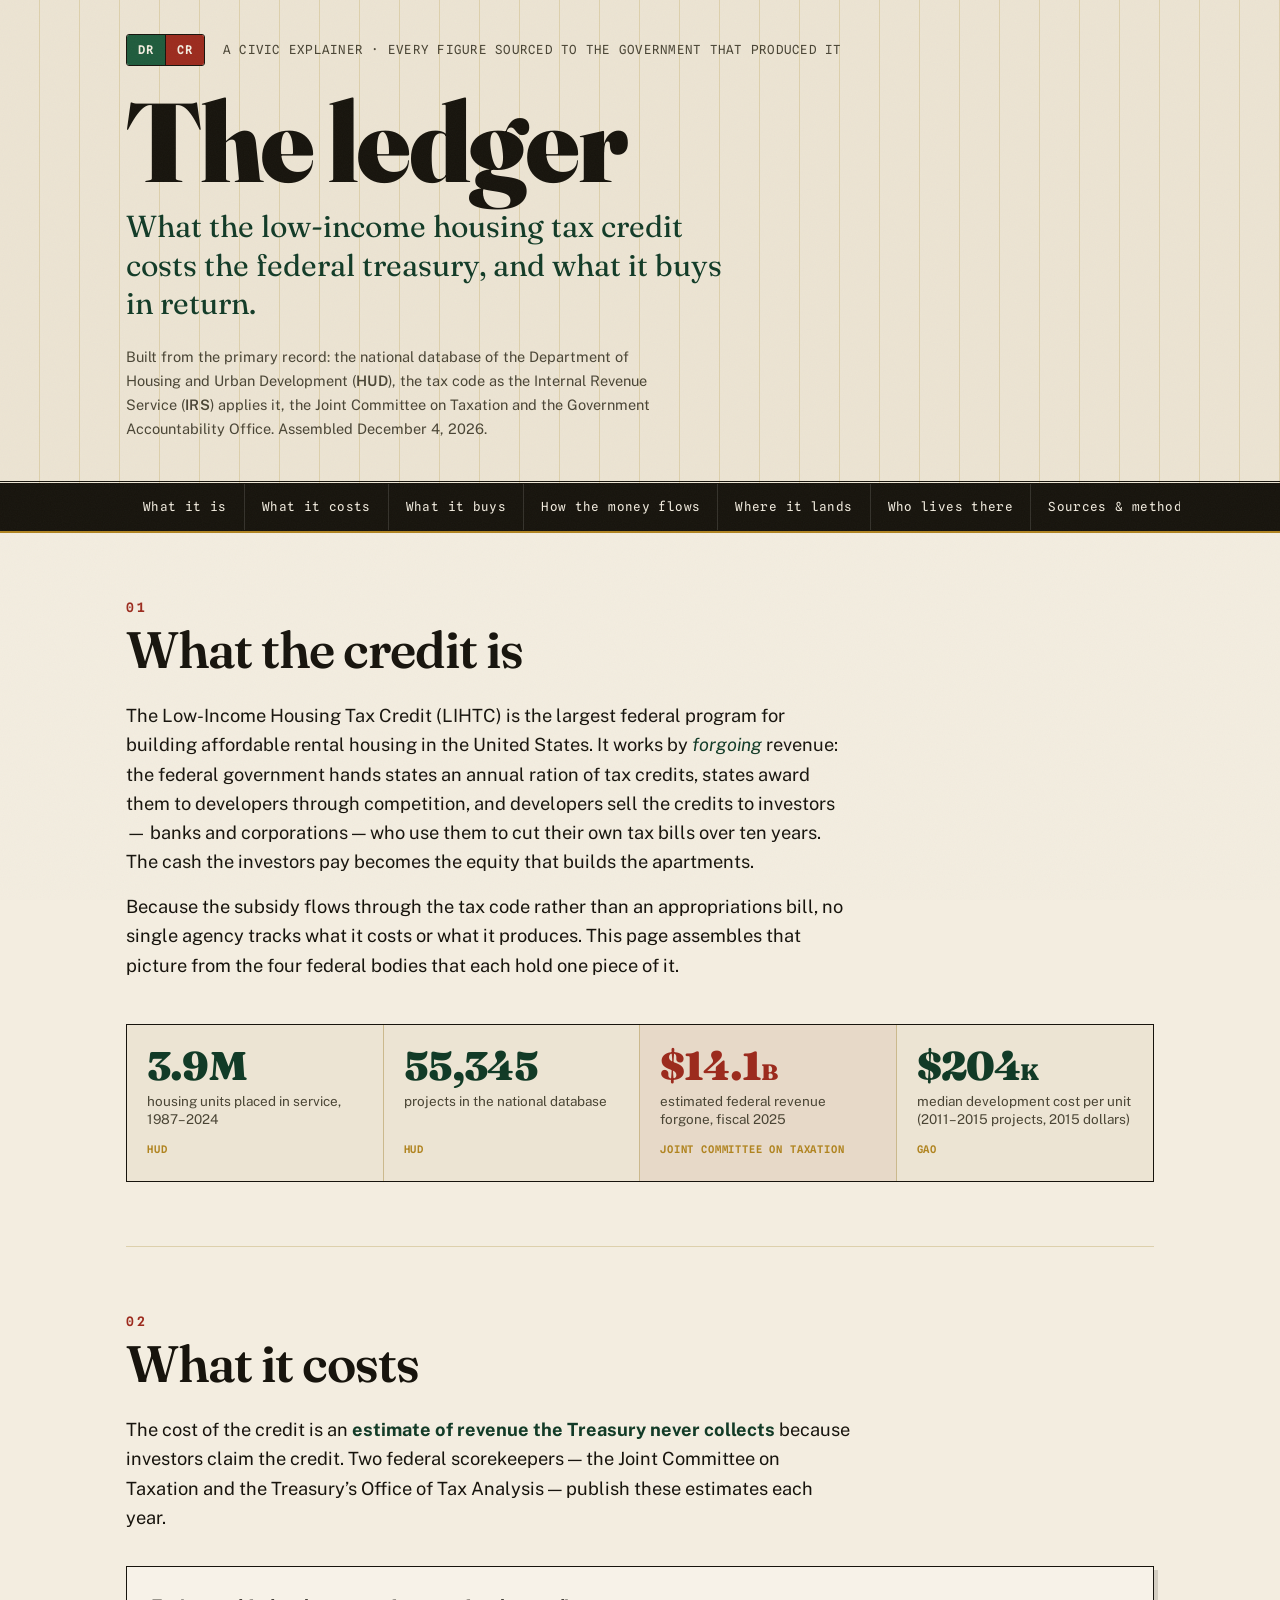
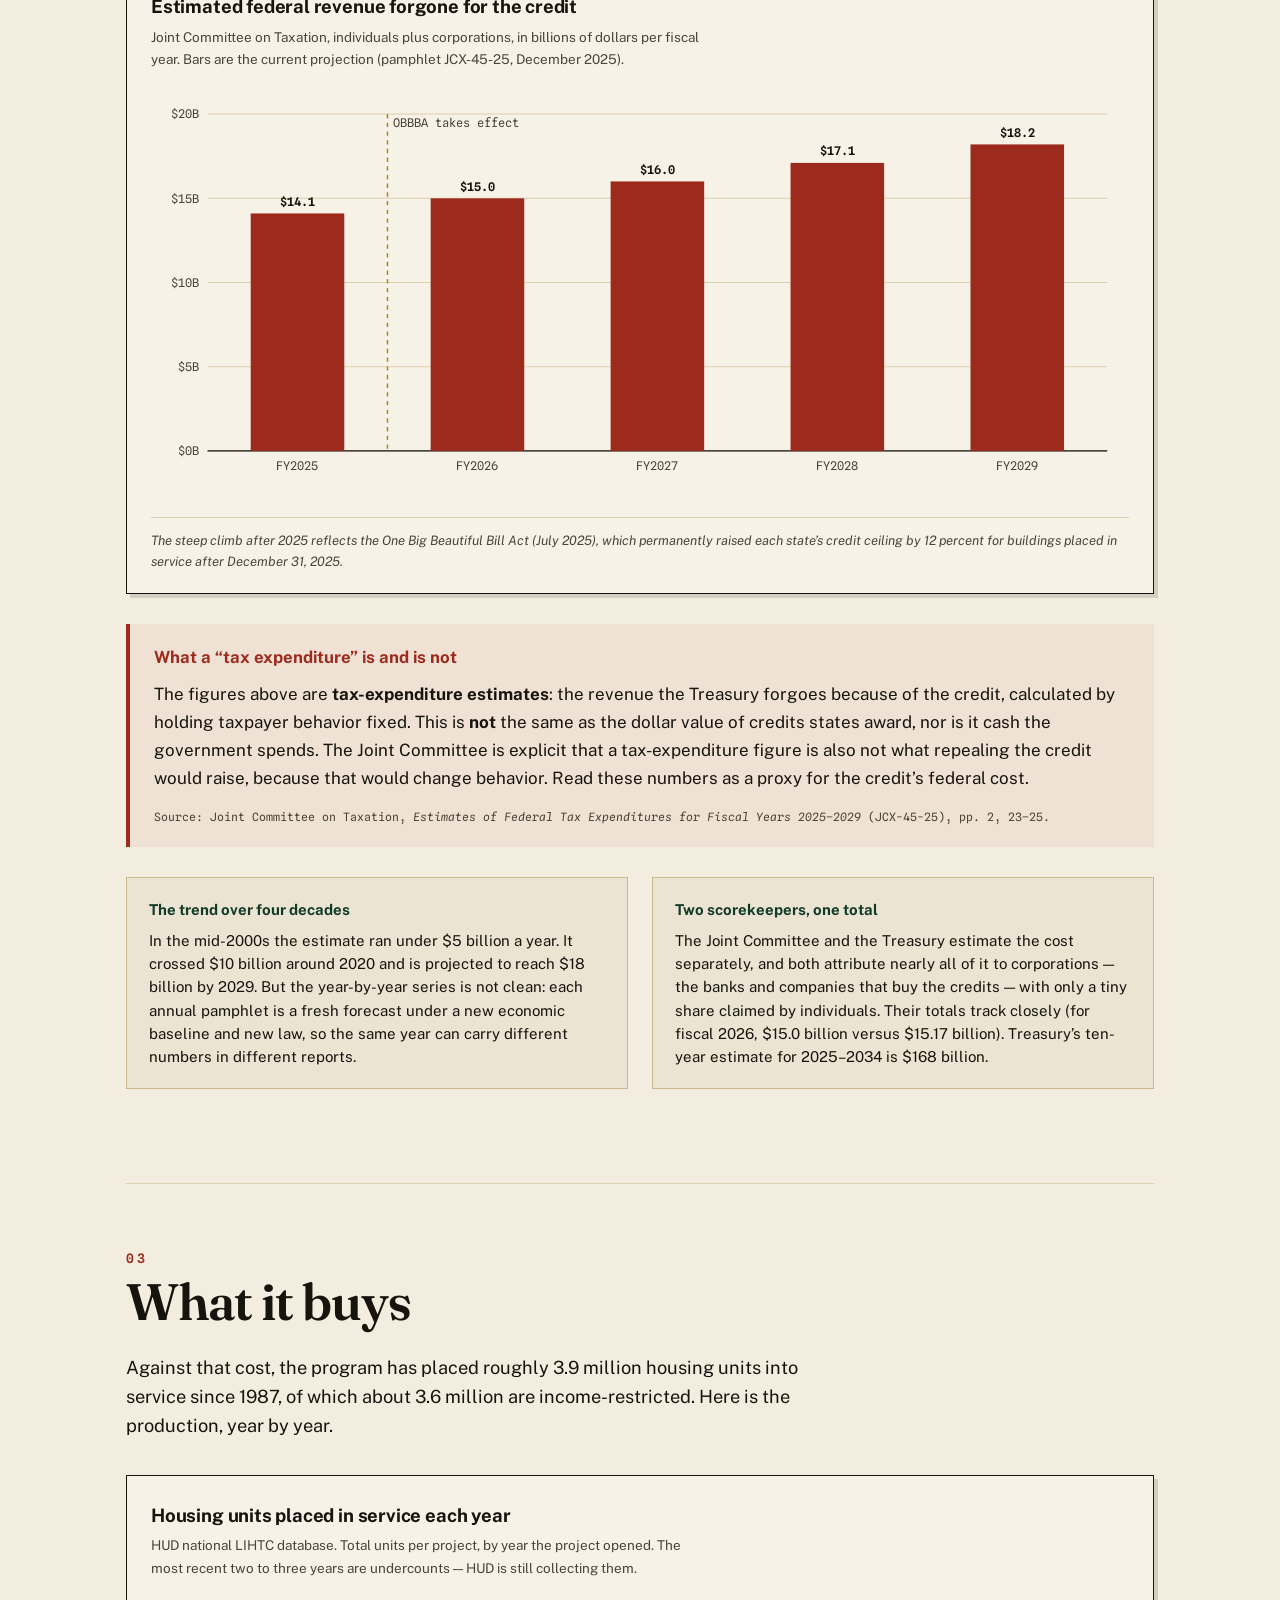
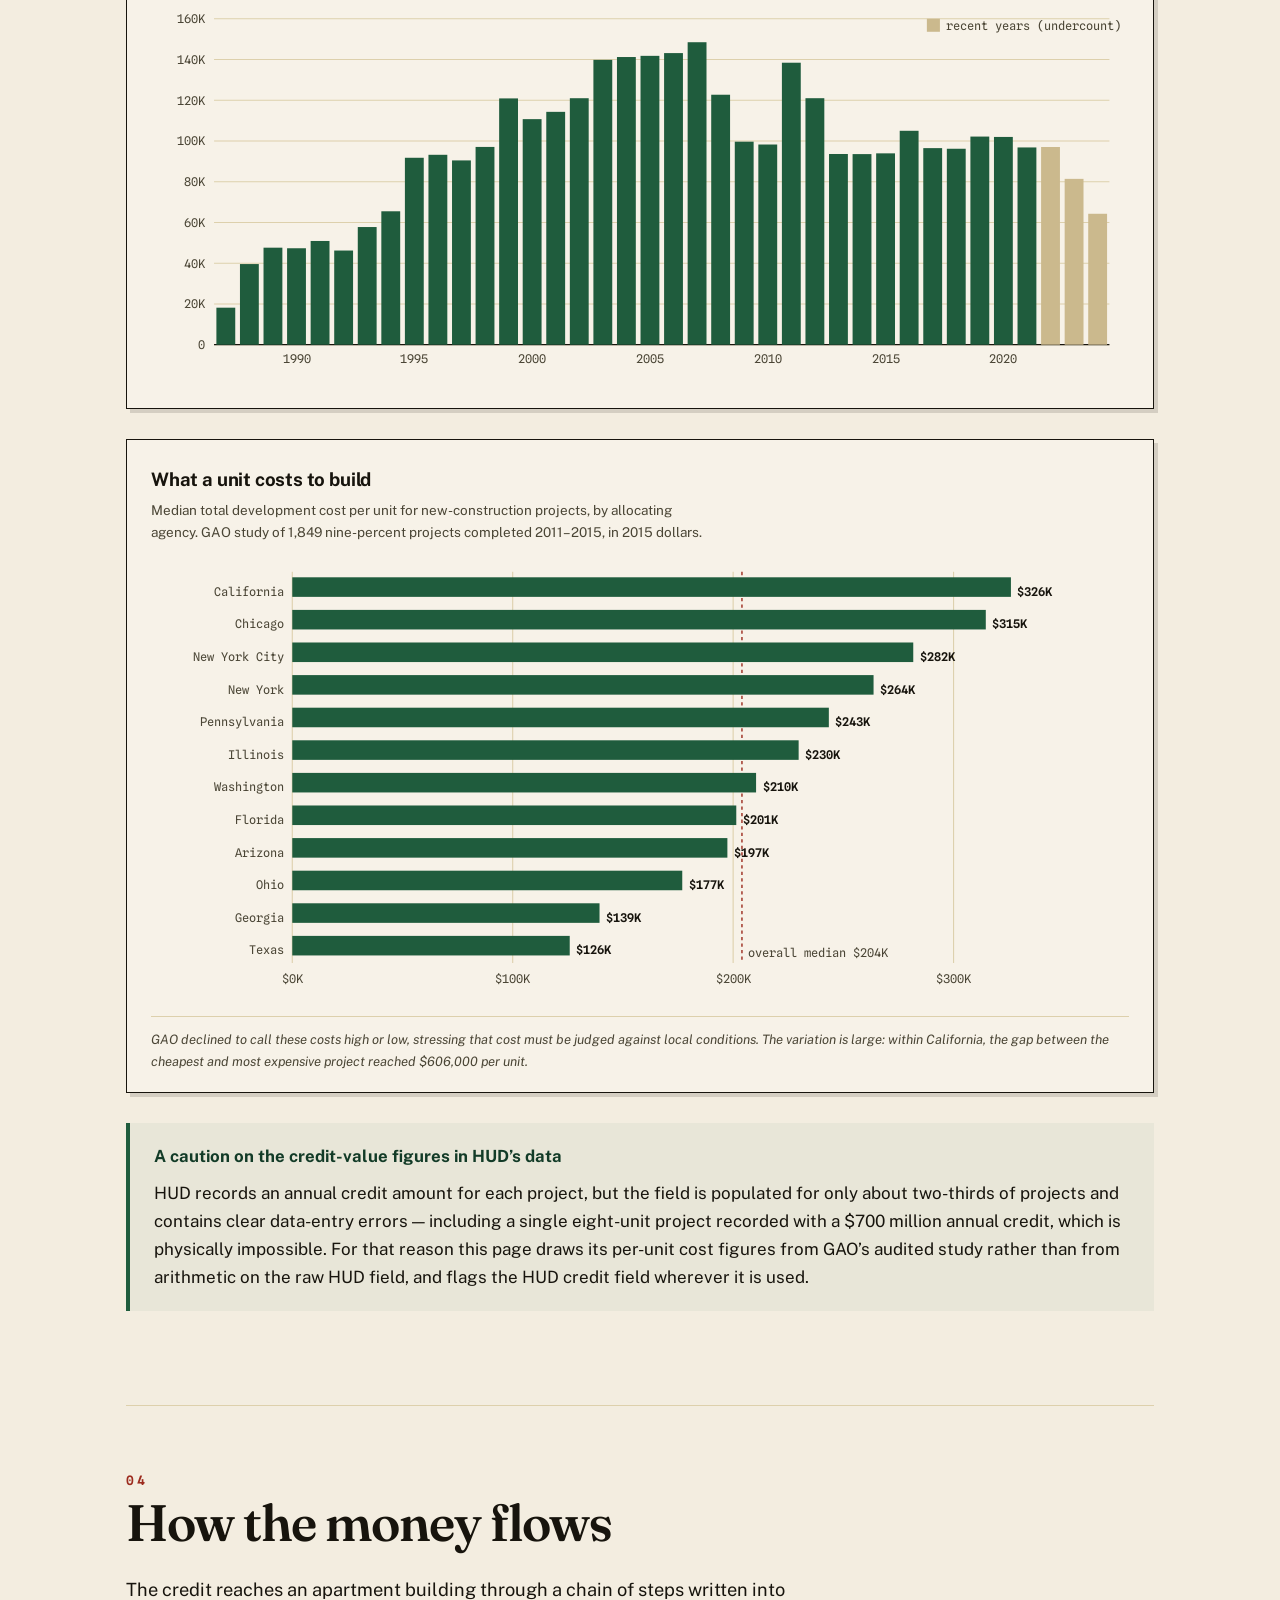
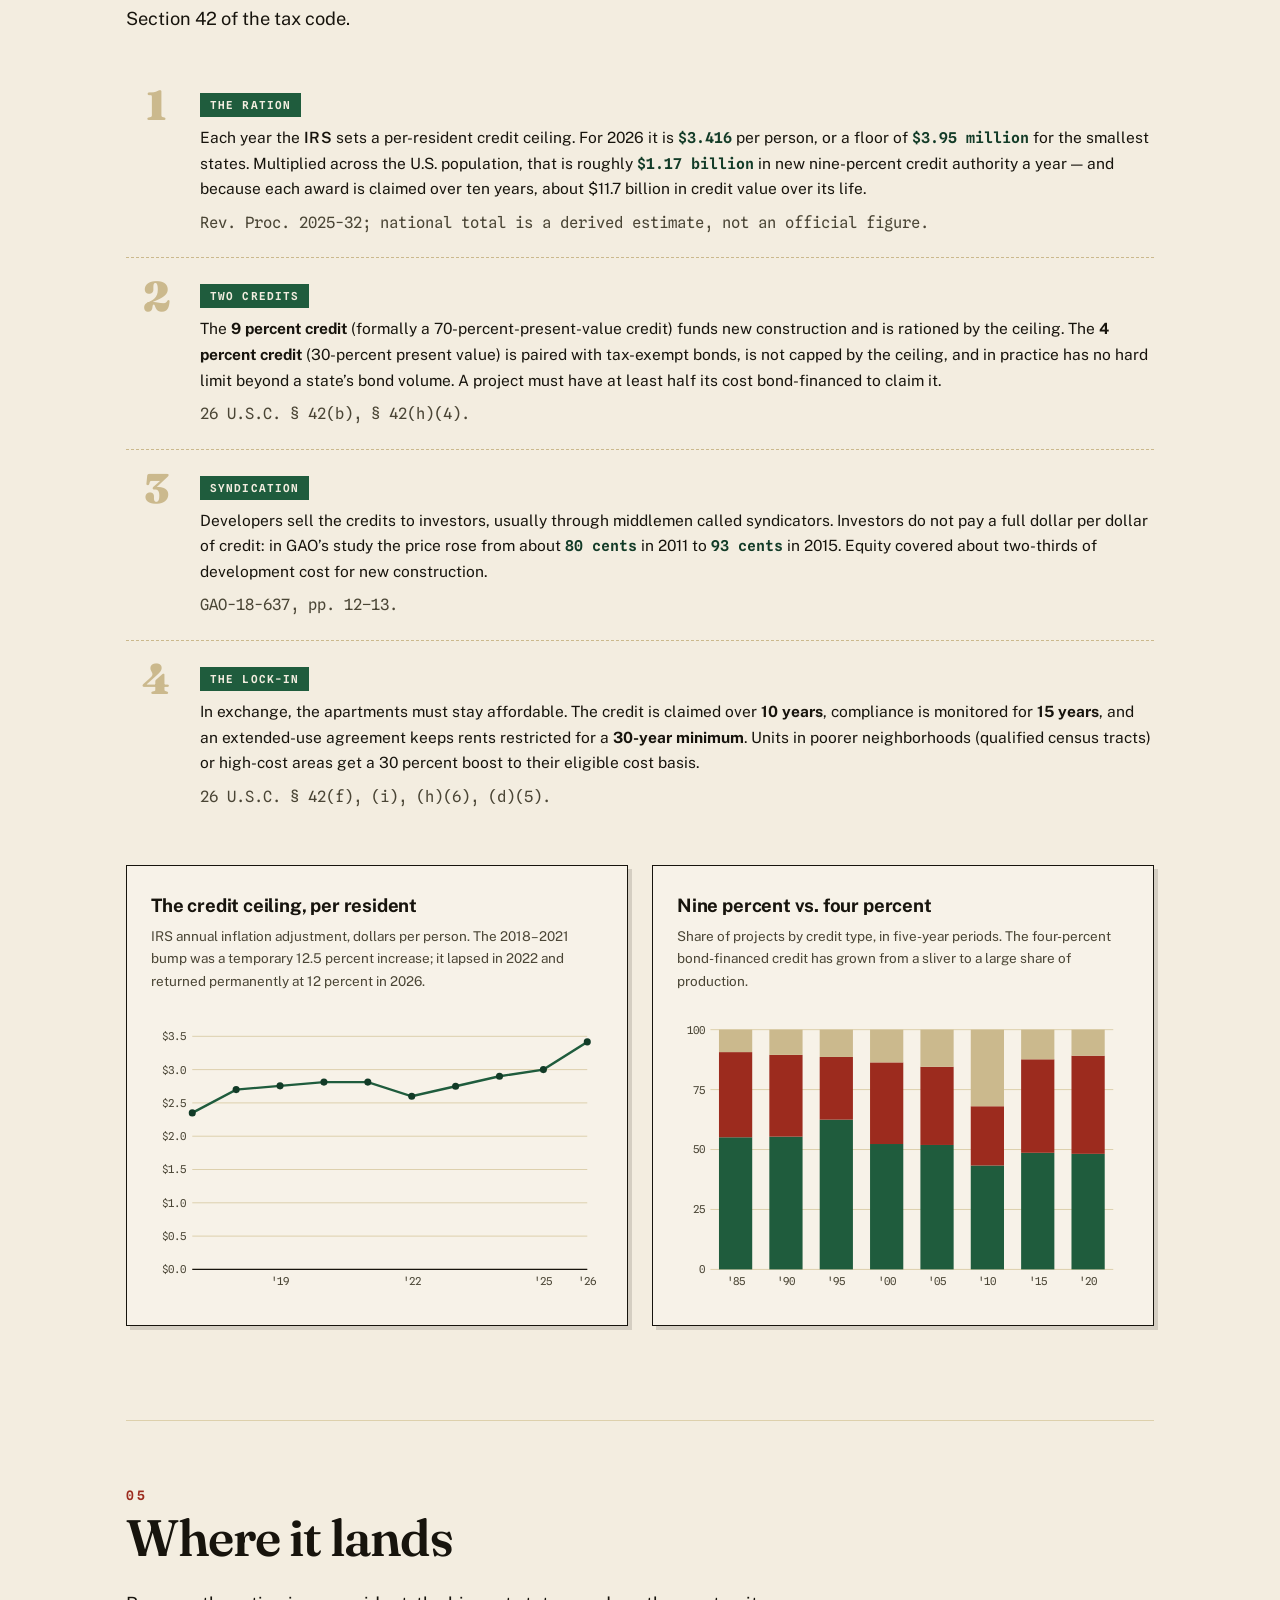
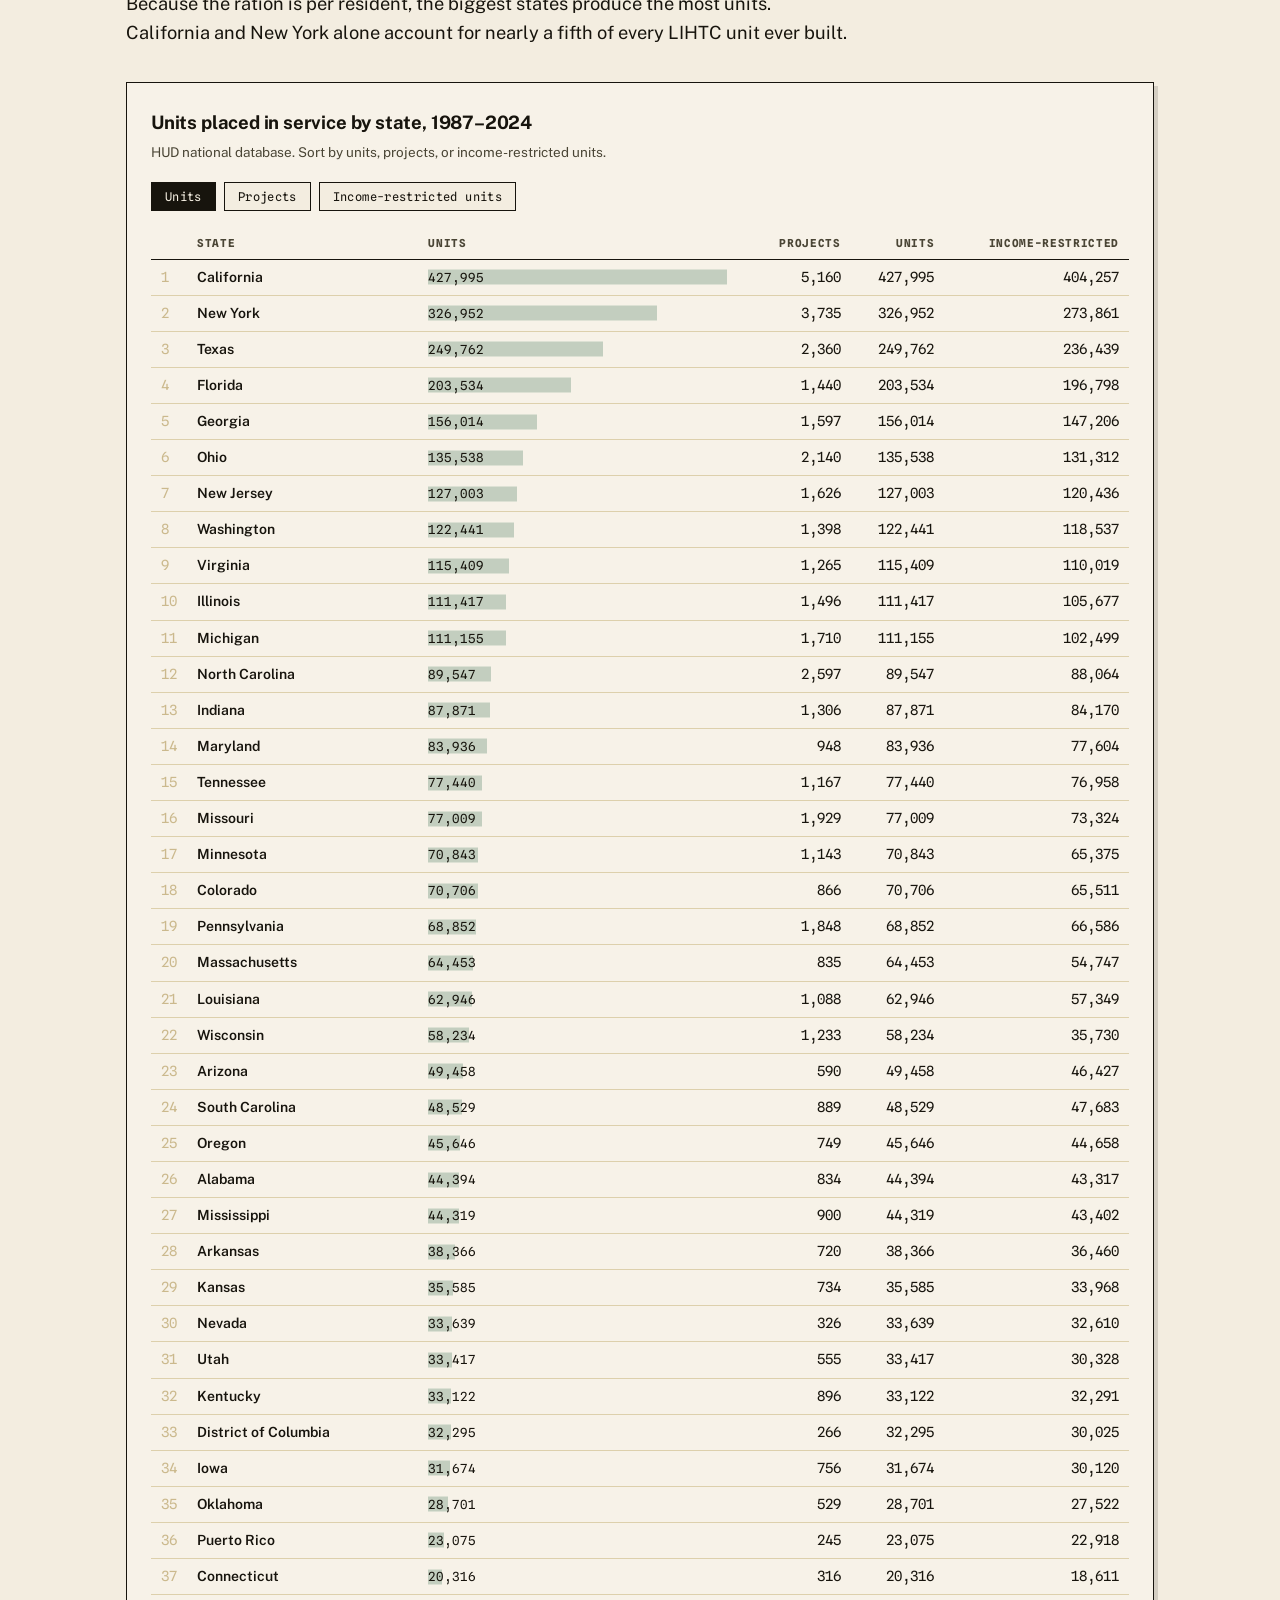
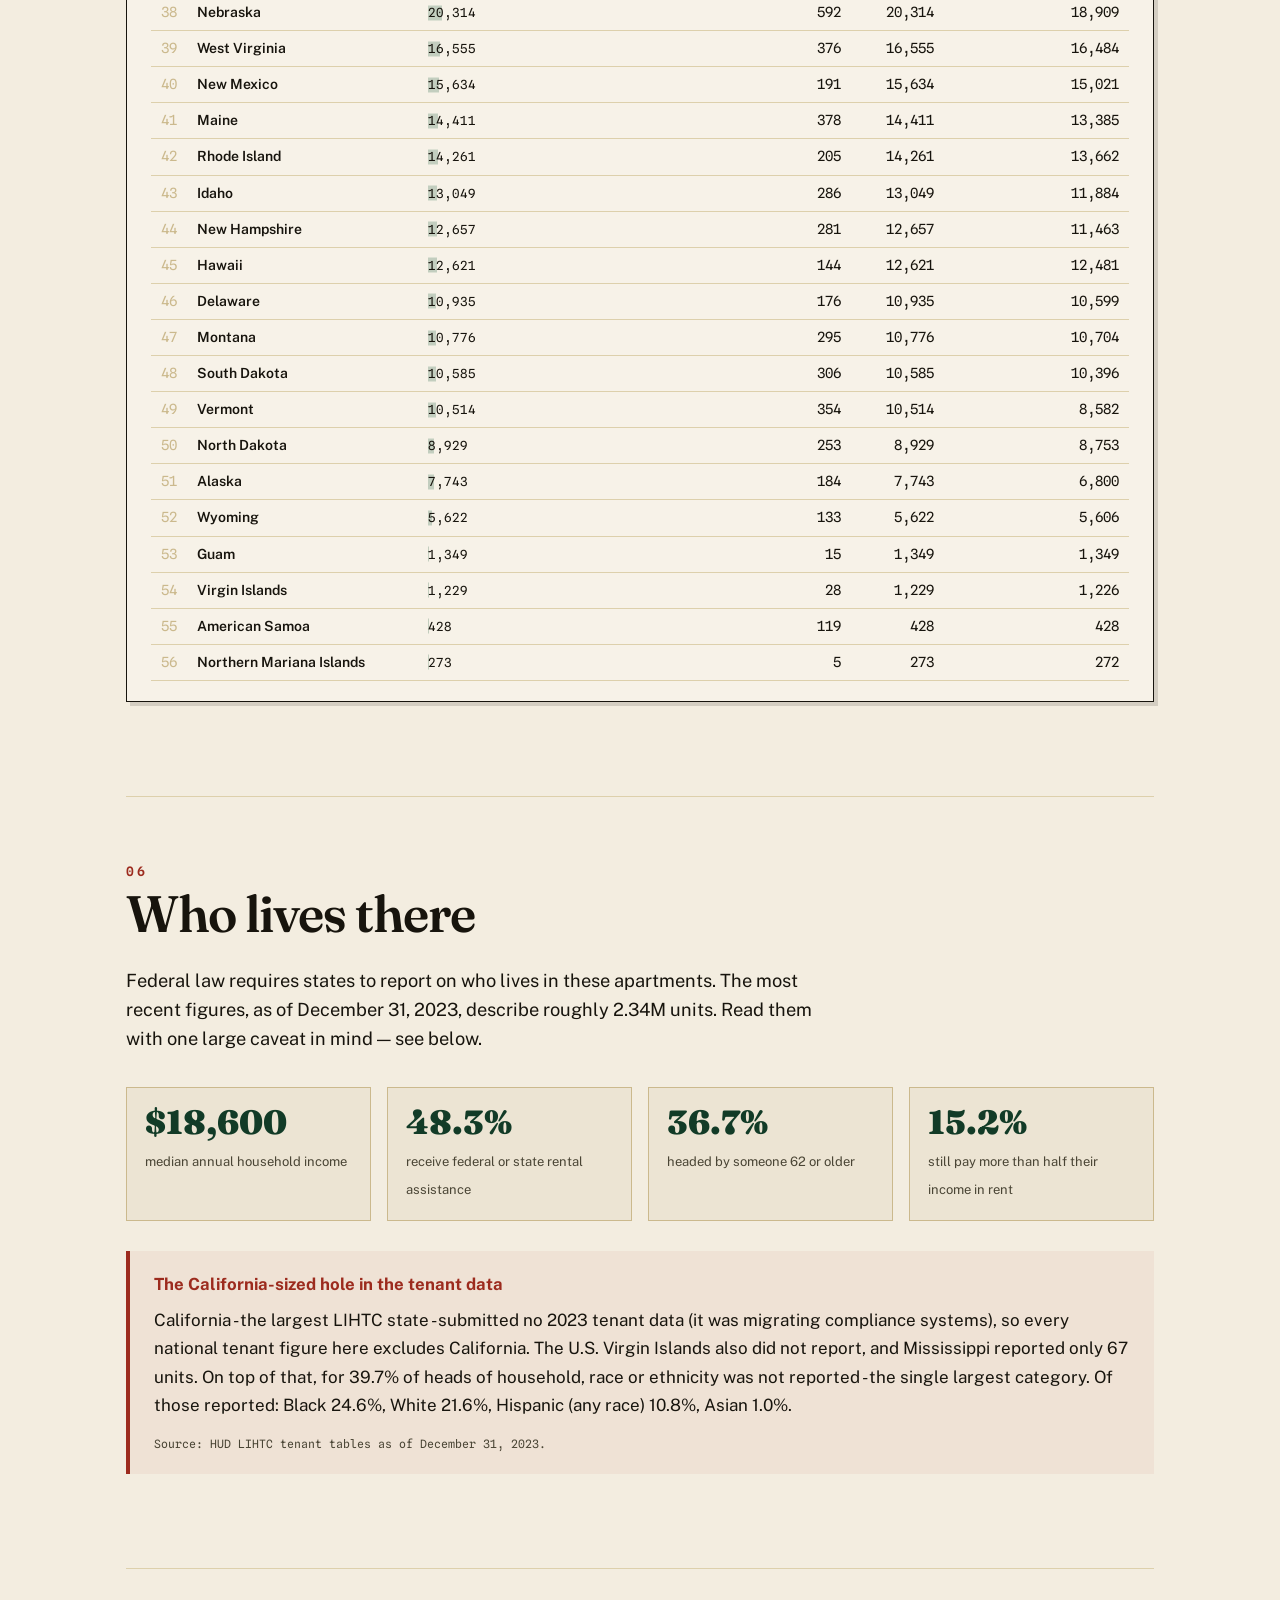
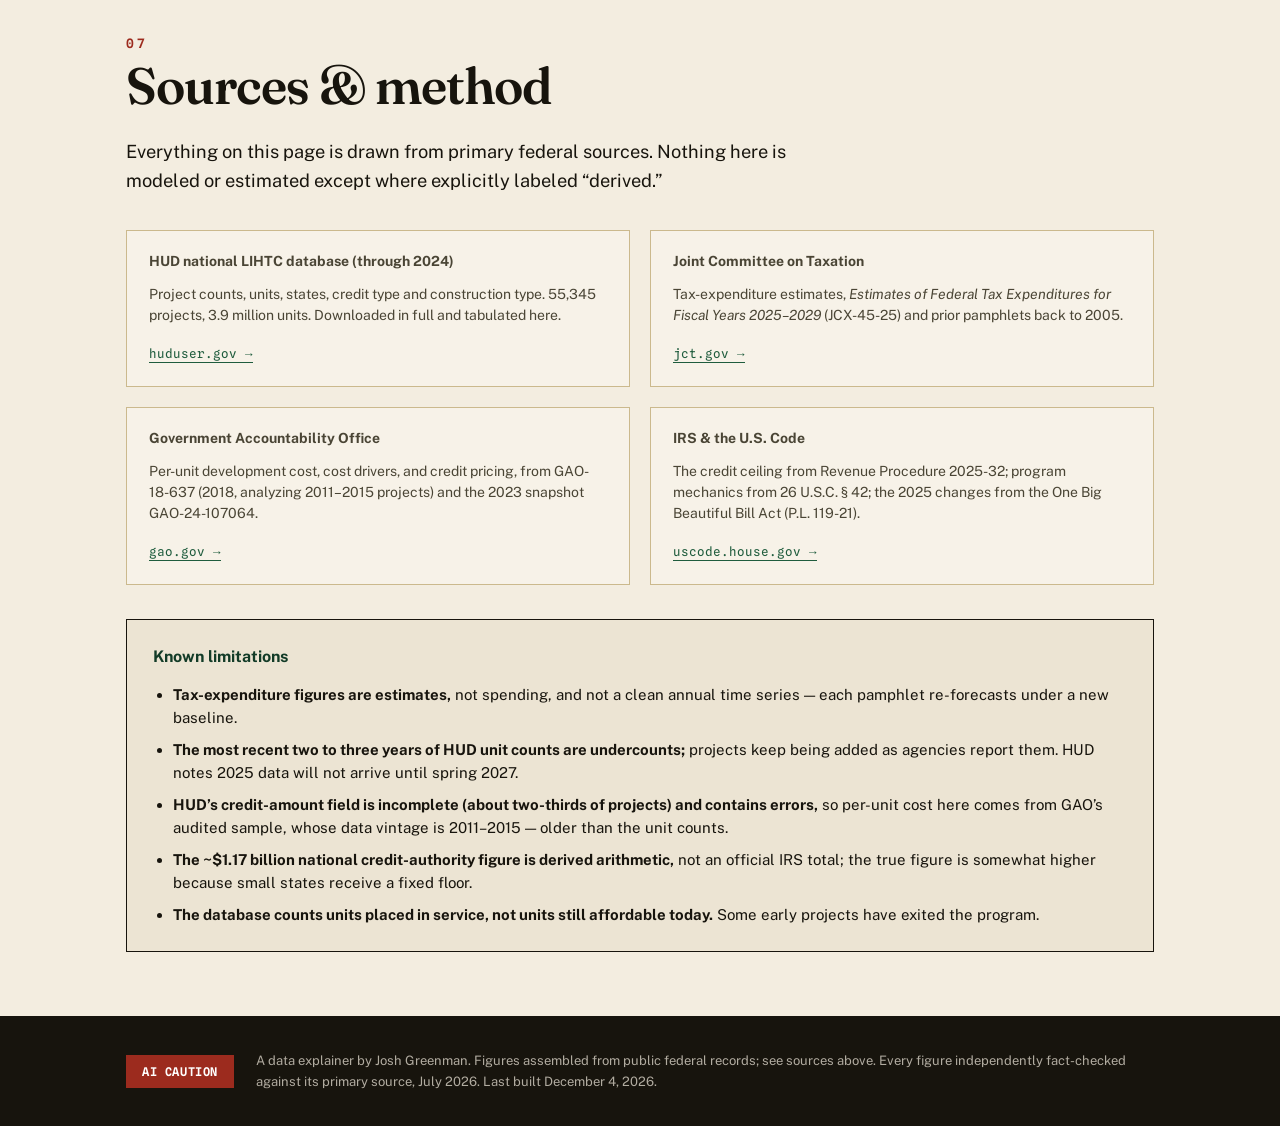
<file: index.html>
<!DOCTYPE html>
<html lang="en">
<head>
<meta charset="utf-8" />
<meta name="viewport" content="width=device-width, initial-scale=1" />
<title>The ledger: what the low-income housing tax credit costs, and what it buys</title>
<meta name="description" content="An explainer on the Low-Income Housing Tax Credit (LIHTC): its federal cost and the housing it produces, built entirely from HUD, IRS, the Joint Committee on Taxation and GAO." />
<link rel="preconnect" href="https://fonts.googleapis.com">
<link rel="preconnect" href="https://fonts.gstatic.com" crossorigin>
<link href="https://fonts.googleapis.com/css2?family=Fraunces:opsz,wght@9..144,400;9..144,500;9..144,600;9..144,900&family=Public+Sans:ital,wght@0,400;0,500;0,600;0,700;1,400&family=Spline+Sans+Mono:wght@400;500;600&display=swap" rel="stylesheet">
<link rel="stylesheet" href="style.css" />
</head>
<body>
<div class="grain" aria-hidden="true"></div>

<header class="masthead">
  <div class="wrap">
    <div class="mast-row">
      <div class="ledger-mark" aria-hidden="true">
        <span>DR</span><span>CR</span>
      </div>
      <p class="kicker">A civic explainer &middot; every figure sourced to the government that produced it</p>
    </div>
    <h1>The ledger</h1>
    <p class="subhead">What the low-income housing tax credit costs the federal treasury, and what it buys in return.</p>
    <p class="byline">Built from the primary record: the national database of the Department of Housing and Urban Development (<abbr>HUD</abbr>), the tax code as the Internal Revenue Service (<abbr>IRS</abbr>) applies it, the Joint Committee on Taxation and the Government Accountability Office. <span id="build-date"></span></p>
  </div>
</header>

<nav class="tabnav" aria-label="Section navigation">
  <div class="wrap">
    <a href="#what">What it is</a>
    <a href="#cost">What it costs</a>
    <a href="#buys">What it buys</a>
    <a href="#flow">How the money flows</a>
    <a href="#where">Where it lands</a>
    <a href="#tenants">Who lives there</a>
    <a href="#method">Sources &amp; method</a>
  </div>
</nav>

<main class="wrap">

  <!-- WHAT IT IS -->
  <section id="what" class="reveal">
    <p class="sec-num">01</p>
    <h2>What the credit is</h2>
    <div class="lede">
      <p>The Low-Income Housing Tax Credit (LIHTC) is the largest federal program for building affordable rental housing in the United States. It works by <em>forgoing</em> revenue: the federal government hands states an annual ration of tax credits, states award them to developers through competition, and developers sell the credits to investors &mdash; banks and corporations &mdash; who use them to cut their own tax bills over ten years. The cash the investors pay becomes the equity that builds the apartments.</p>
      <p>Because the subsidy flows through the tax code rather than an appropriations bill, no single agency tracks what it costs or what it produces. This page assembles that picture from the four federal bodies that each hold one piece of it.</p>
    </div>

    <div class="statband">
      <div class="stat">
        <span class="stat-fig" data-count="3.9">3.9M</span>
        <span class="stat-lab">housing units placed in service, 1987&ndash;2024</span>
        <span class="stat-src">HUD</span>
      </div>
      <div class="stat">
        <span class="stat-fig" data-count="55345">55,345</span>
        <span class="stat-lab">projects in the national database</span>
        <span class="stat-src">HUD</span>
      </div>
      <div class="stat cost">
        <span class="stat-fig">$14.1<span class="unit">B</span></span>
        <span class="stat-lab">estimated federal revenue forgone, fiscal 2025</span>
        <span class="stat-src">Joint Committee on Taxation</span>
      </div>
      <div class="stat">
        <span class="stat-fig">$204<span class="unit">K</span></span>
        <span class="stat-lab">median development cost per unit (2011&ndash;2015 projects, 2015 dollars)</span>
        <span class="stat-src">GAO</span>
      </div>
    </div>
  </section>

  <!-- WHAT IT COSTS -->
  <section id="cost" class="reveal">
    <p class="sec-num">02</p>
    <h2>What it costs</h2>
    <p class="sec-intro">The cost of the credit is an <strong>estimate of revenue the Treasury never collects</strong> because investors claim the credit. Two federal scorekeepers &mdash; the Joint Committee on Taxation and the Treasury&rsquo;s Office of Tax Analysis &mdash; publish these estimates each year.</p>

    <div class="chart-card">
      <h3>Estimated federal revenue forgone for the credit</h3>
      <p class="chart-sub">Joint Committee on Taxation, individuals plus corporations, in billions of dollars per fiscal year. Bars are the current projection (pamphlet JCX-45-25, December 2025).</p>
      <div id="chart-taxexp" class="chart"></div>
      <p class="chart-note">The steep climb after 2025 reflects the One Big Beautiful Bill Act (July 2025), which permanently raised each state&rsquo;s credit ceiling by 12 percent for buildings placed in service after December 31, 2025.</p>
    </div>

    <div class="callout warn">
      <p class="callout-h">What a &ldquo;tax expenditure&rdquo; is and is not</p>
      <p>The figures above are <strong>tax-expenditure estimates</strong>: the revenue the Treasury forgoes because of the credit, calculated by holding taxpayer behavior fixed. This is <strong>not</strong> the same as the dollar value of credits states award, nor is it cash the government spends. The Joint Committee is explicit that a tax-expenditure figure is also not what repealing the credit would raise, because that would change behavior. Read these numbers as a proxy for the credit&rsquo;s federal cost.</p>
      <p class="src-line">Source: Joint Committee on Taxation, <cite>Estimates of Federal Tax Expenditures for Fiscal Years 2025&ndash;2029</cite> (JCX-45-25), pp. 2, 23&ndash;25.</p>
    </div>

    <div class="two-col">
      <div class="minicard">
        <p class="mini-h">The trend over four decades</p>
        <p>In the mid-2000s the estimate ran under $5 billion a year. It crossed $10 billion around 2020 and is projected to reach $18 billion by 2029. But the year-by-year series is not clean: each annual pamphlet is a fresh forecast under a new economic baseline and new law, so the same year can carry different numbers in different reports.</p>
      </div>
      <div class="minicard">
        <p class="mini-h">Two scorekeepers, one total</p>
        <p>The Joint Committee and the Treasury estimate the cost separately, and both attribute nearly all of it to corporations &mdash; the banks and companies that buy the credits &mdash; with only a tiny share claimed by individuals. Their totals track closely (for fiscal 2026, $15.0 billion versus $15.17 billion). Treasury&rsquo;s ten-year estimate for 2025&ndash;2034 is $168 billion.</p>
      </div>
    </div>
  </section>

  <!-- WHAT IT BUYS -->
  <section id="buys" class="reveal">
    <p class="sec-num">03</p>
    <h2>What it buys</h2>
    <p class="sec-intro">Against that cost, the program has placed roughly 3.9 million housing units into service since 1987, of which about 3.6 million are income-restricted. Here is the production, year by year.</p>

    <div class="chart-card">
      <h3>Housing units placed in service each year</h3>
      <p class="chart-sub">HUD national LIHTC database. Total units per project, by year the project opened. The most recent two to three years are undercounts &mdash; HUD is still collecting them.</p>
      <div id="chart-units" class="chart"></div>
    </div>

    <div class="chart-card">
      <h3>What a unit costs to build</h3>
      <p class="chart-sub">Median total development cost per unit for new-construction projects, by allocating agency. GAO study of 1,849 nine-percent projects completed 2011&ndash;2015, in 2015 dollars.</p>
      <div id="chart-gao" class="chart"></div>
      <p class="chart-note">GAO declined to call these costs high or low, stressing that cost must be judged against local conditions. The variation is large: within California, the gap between the cheapest and most expensive project reached $606,000 per unit.</p>
    </div>

    <div class="callout">
      <p class="callout-h">A caution on the credit-value figures in HUD&rsquo;s data</p>
      <p>HUD records an annual credit amount for each project, but the field is populated for only about two-thirds of projects and contains clear data-entry errors &mdash; including a single eight-unit project recorded with a $700 million annual credit, which is physically impossible. For that reason this page draws its per-unit cost figures from GAO&rsquo;s audited study rather than from arithmetic on the raw HUD field, and flags the HUD credit field wherever it is used.</p>
    </div>
  </section>

  <!-- HOW THE MONEY FLOWS -->
  <section id="flow" class="reveal">
    <p class="sec-num">04</p>
    <h2>How the money flows</h2>
    <p class="sec-intro">The credit reaches an apartment building through a chain of steps written into Section 42 of the tax code.</p>

    <ol class="flow">
      <li>
        <span class="flow-step">The ration</span>
        <p>Each year the <abbr>IRS</abbr> sets a per-resident credit ceiling. For 2026 it is <strong class="fig">$3.416</strong> per person, or a floor of <strong class="fig">$3.95 million</strong> for the smallest states. Multiplied across the U.S. population, that is roughly <strong class="fig">$1.17 billion</strong> in new nine-percent credit authority a year &mdash; and because each award is claimed over ten years, about $11.7 billion in credit value over its life.</p>
        <p class="src-line">Rev. Proc. 2025-32; national total is a derived estimate, not an official figure.</p>
      </li>
      <li>
        <span class="flow-step">Two credits</span>
        <p>The <strong>9 percent credit</strong> (formally a 70-percent-present-value credit) funds new construction and is rationed by the ceiling. The <strong>4 percent credit</strong> (30-percent present value) is paired with tax-exempt bonds, is not capped by the ceiling, and in practice has no hard limit beyond a state&rsquo;s bond volume. A project must have at least half its cost bond-financed to claim it.</p>
        <p class="src-line">26 U.S.C. &sect; 42(b), &sect; 42(h)(4).</p>
      </li>
      <li>
        <span class="flow-step">Syndication</span>
        <p>Developers sell the credits to investors, usually through middlemen called syndicators. Investors do not pay a full dollar per dollar of credit: in GAO&rsquo;s study the price rose from about <strong class="fig">80 cents</strong> in 2011 to <strong class="fig">93 cents</strong> in 2015. Equity covered about two-thirds of development cost for new construction.</p>
        <p class="src-line">GAO-18-637, pp. 12&ndash;13.</p>
      </li>
      <li>
        <span class="flow-step">The lock-in</span>
        <p>In exchange, the apartments must stay affordable. The credit is claimed over <strong>10 years</strong>, compliance is monitored for <strong>15 years</strong>, and an extended-use agreement keeps rents restricted for a <strong>30-year minimum</strong>. Units in poorer neighborhoods (qualified census tracts) or high-cost areas get a 30 percent boost to their eligible cost basis.</p>
        <p class="src-line">26 U.S.C. &sect; 42(f), (i), (h)(6), (d)(5).</p>
      </li>
    </ol>

    <div class="two-col">
      <div class="chart-card slim">
        <h3>The credit ceiling, per resident</h3>
        <p class="chart-sub">IRS annual inflation adjustment, dollars per person. The 2018&ndash;2021 bump was a temporary 12.5 percent increase; it lapsed in 2022 and returned permanently at 12 percent in 2026.</p>
        <div id="chart-ceiling" class="chart"></div>
      </div>
      <div class="chart-card slim">
        <h3>Nine percent vs. four percent</h3>
        <p class="chart-sub">Share of projects by credit type, in five-year periods. The four-percent bond-financed credit has grown from a sliver to a large share of production.</p>
        <div id="chart-credittype" class="chart"></div>
      </div>
    </div>
  </section>

  <!-- WHERE IT LANDS -->
  <section id="where" class="reveal">
    <p class="sec-num">05</p>
    <h2>Where it lands</h2>
    <p class="sec-intro">Because the ration is per resident, the biggest states produce the most units. California and New York alone account for nearly a fifth of every LIHTC unit ever built.</p>
    <div class="chart-card">
      <h3>Units placed in service by state, 1987&ndash;2024</h3>
      <p class="chart-sub">HUD national database. Sort by units, projects, or income-restricted units.</p>
      <div class="table-controls" id="state-sort"></div>
      <div id="state-table"></div>
    </div>
  </section>

  <!-- TENANTS -->
  <section id="tenants" class="reveal">
    <p class="sec-num">06</p>
    <h2>Who lives there</h2>
    <p class="sec-intro" id="tenants-intro">Loading tenant data from HUD&rsquo;s annual report&hellip;</p>
    <div id="tenants-body"></div>
  </section>

  <!-- METHOD -->
  <section id="method" class="reveal">
    <p class="sec-num">07</p>
    <h2>Sources &amp; method</h2>
    <p class="sec-intro">Everything on this page is drawn from primary federal sources. Nothing here is modeled or estimated except where explicitly labeled &ldquo;derived.&rdquo;</p>

    <div class="src-grid">
      <div class="src-item">
        <p class="src-name">HUD national LIHTC database (through 2024)</p>
        <p>Project counts, units, states, credit type and construction type. 55,345 projects, 3.9 million units. Downloaded in full and tabulated here.</p>
        <a href="https://www.huduser.gov/portal/datasets/lihtc/property.html" target="_blank" rel="noopener">huduser.gov &rarr;</a>
      </div>
      <div class="src-item">
        <p class="src-name">Joint Committee on Taxation</p>
        <p>Tax-expenditure estimates, <cite>Estimates of Federal Tax Expenditures for Fiscal Years 2025&ndash;2029</cite> (JCX-45-25) and prior pamphlets back to 2005.</p>
        <a href="https://www.jct.gov/publications/2025/jcx-45-25/" target="_blank" rel="noopener">jct.gov &rarr;</a>
      </div>
      <div class="src-item">
        <p class="src-name">Government Accountability Office</p>
        <p>Per-unit development cost, cost drivers, and credit pricing, from GAO-18-637 (2018, analyzing 2011&ndash;2015 projects) and the 2023 snapshot GAO-24-107064.</p>
        <a href="https://www.gao.gov/products/gao-18-637" target="_blank" rel="noopener">gao.gov &rarr;</a>
      </div>
      <div class="src-item">
        <p class="src-name">IRS &amp; the U.S. Code</p>
        <p>The credit ceiling from Revenue Procedure 2025-32; program mechanics from 26 U.S.C. &sect; 42; the 2025 changes from the One Big Beautiful Bill Act (P.L. 119-21).</p>
        <a href="https://uscode.house.gov/view.xhtml?req=(title:26%20section:42%20edition:prelim)" target="_blank" rel="noopener">uscode.house.gov &rarr;</a>
      </div>
    </div>

    <div class="method-notes">
      <p class="mini-h">Known limitations</p>
      <ul>
        <li><strong>Tax-expenditure figures are estimates,</strong> not spending, and not a clean annual time series &mdash; each pamphlet re-forecasts under a new baseline.</li>
        <li><strong>The most recent two to three years of HUD unit counts are undercounts;</strong> projects keep being added as agencies report them. HUD notes 2025 data will not arrive until spring 2027.</li>
        <li><strong>HUD&rsquo;s credit-amount field is incomplete (about two-thirds of projects) and contains errors,</strong> so per-unit cost here comes from GAO&rsquo;s audited sample, whose data vintage is 2011&ndash;2015 &mdash; older than the unit counts.</li>
        <li><strong>The ~$1.17 billion national credit-authority figure is derived arithmetic,</strong> not an official IRS total; the true figure is somewhat higher because small states receive a fixed floor.</li>
        <li><strong>The database counts units placed in service, not units still affordable today.</strong> Some early projects have exited the program.</li>
      </ul>
    </div>
  </section>

</main>

<footer class="foot">
  <div class="wrap">
    <button id="ai-caution" class="ai-btn" aria-haspopup="dialog">AI caution</button>
    <p class="foot-note">A data explainer by Josh Greenman. Figures assembled from public federal records; see sources above. Every figure independently fact-checked against its primary source, July 2026. Last built <span class="build-date-2"></span>.</p>
  </div>
</footer>

<div id="ai-popover" class="ai-popover" role="dialog" aria-label="A note on AI and accuracy" hidden>
  <button class="ai-close" aria-label="Close">&times;</button>
  <p class="ai-pop-h">A note on accuracy</p>
  <p>This page was assembled with the help of AI, working from primary federal documents. Every headline figure was extracted directly from the source named beside it and cross-checked, but AI can still introduce error. Before citing any number, confirm it against the original source linked in &ldquo;Sources &amp; method.&rdquo; Treat this as a guide to the record.</p>
</div>

<script src="app.js"></script>
</body>
</html>
</file>
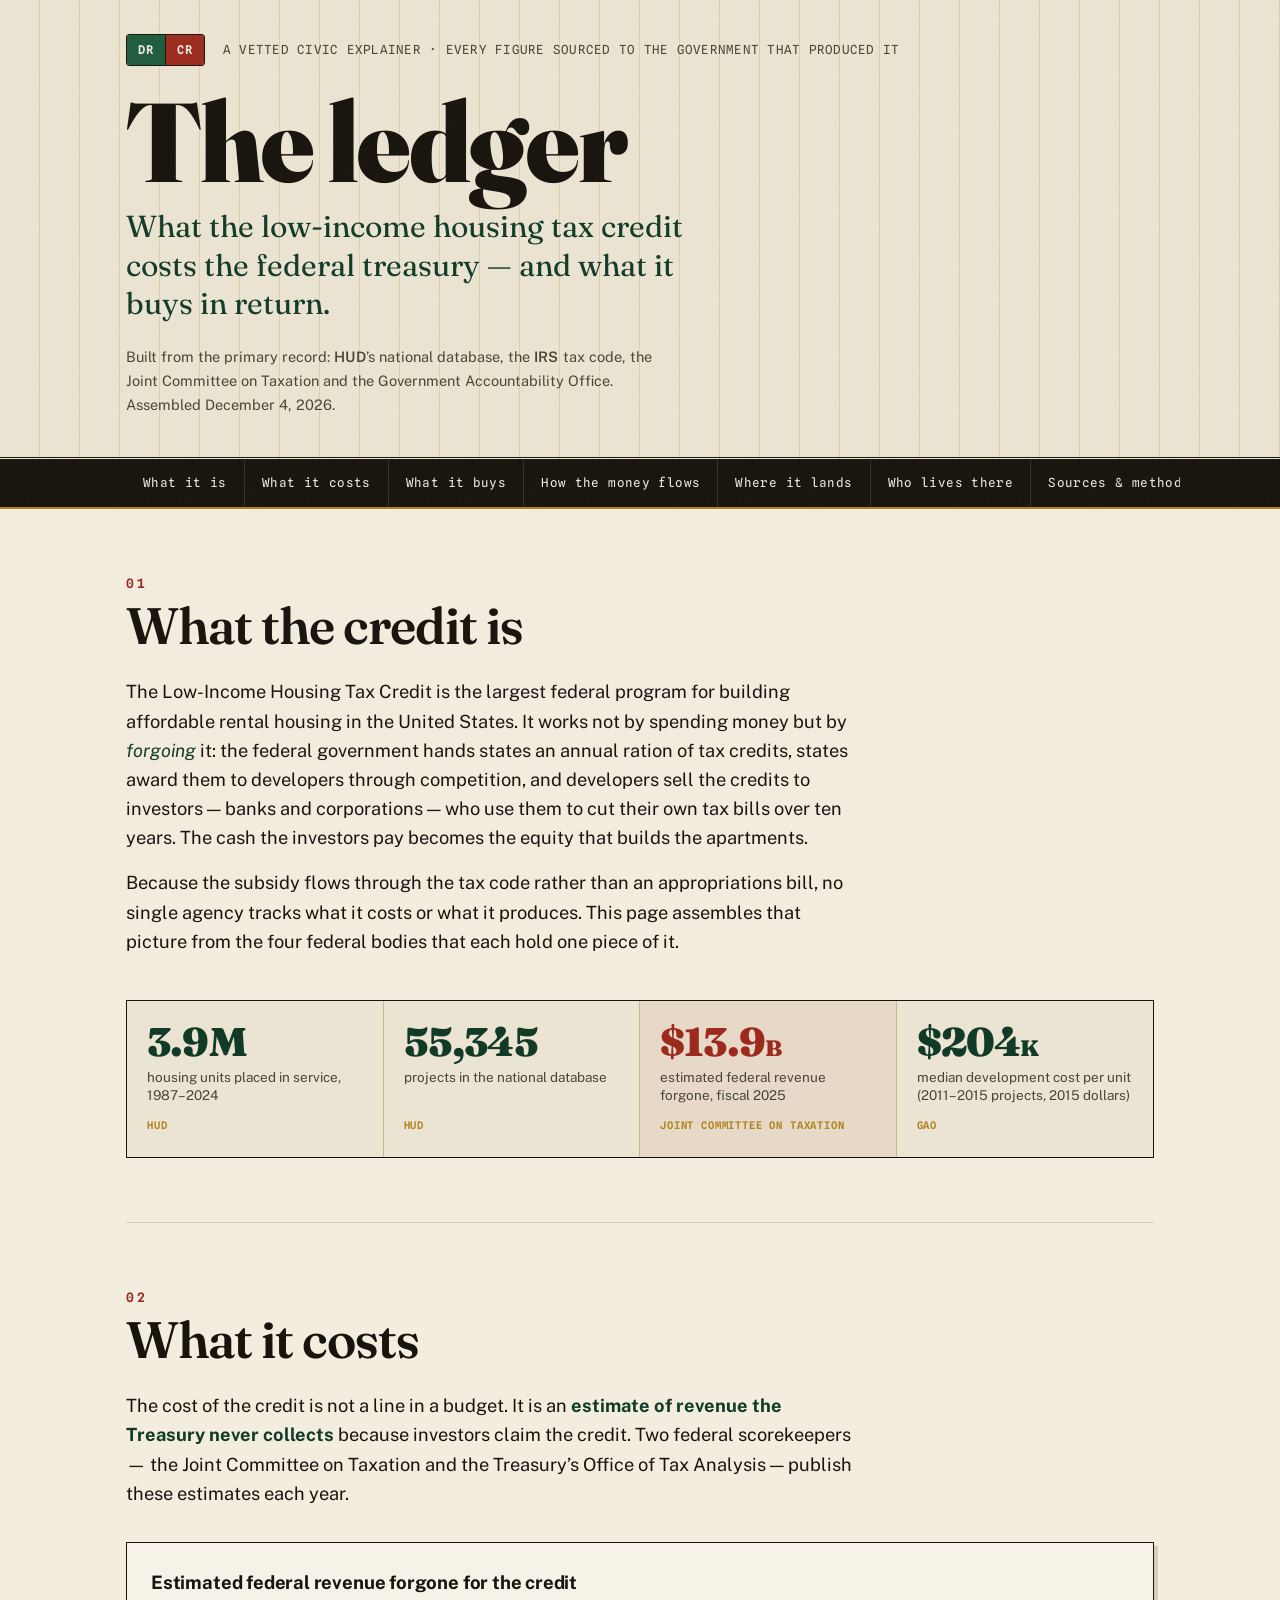
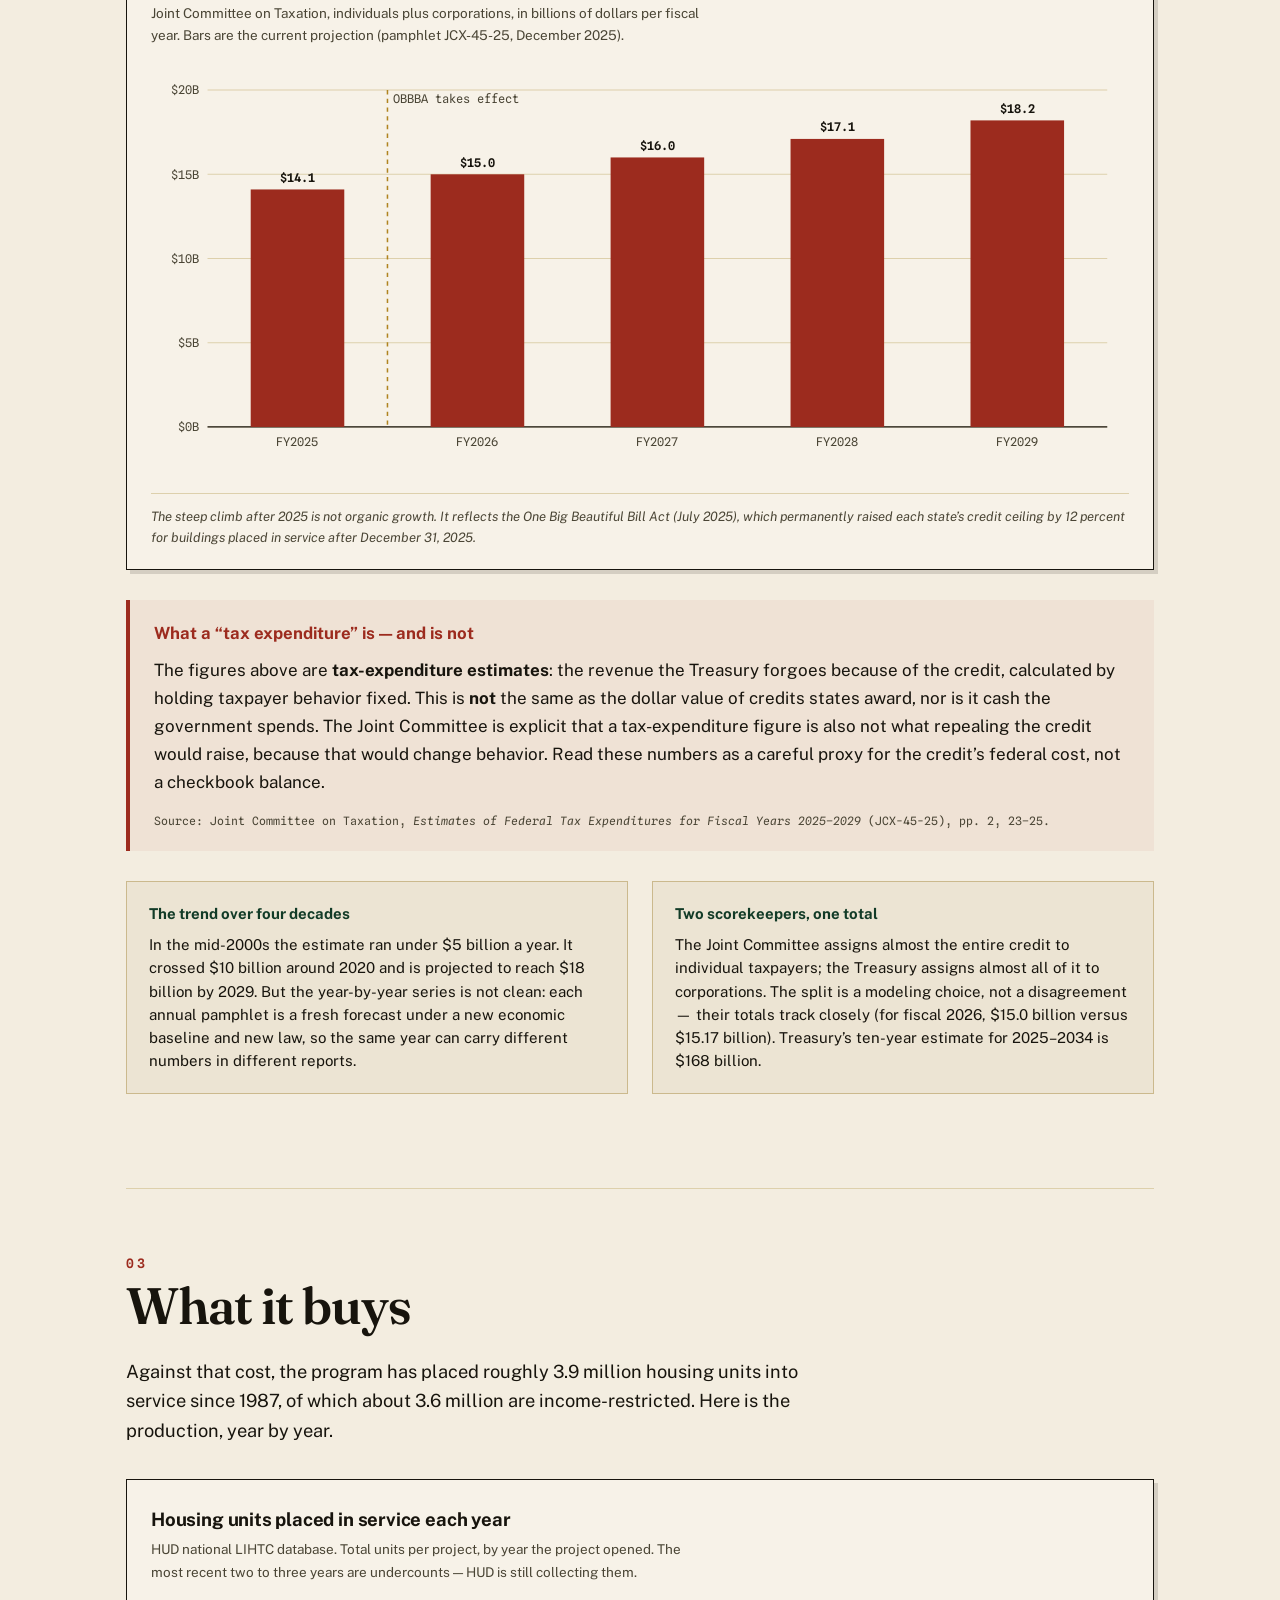
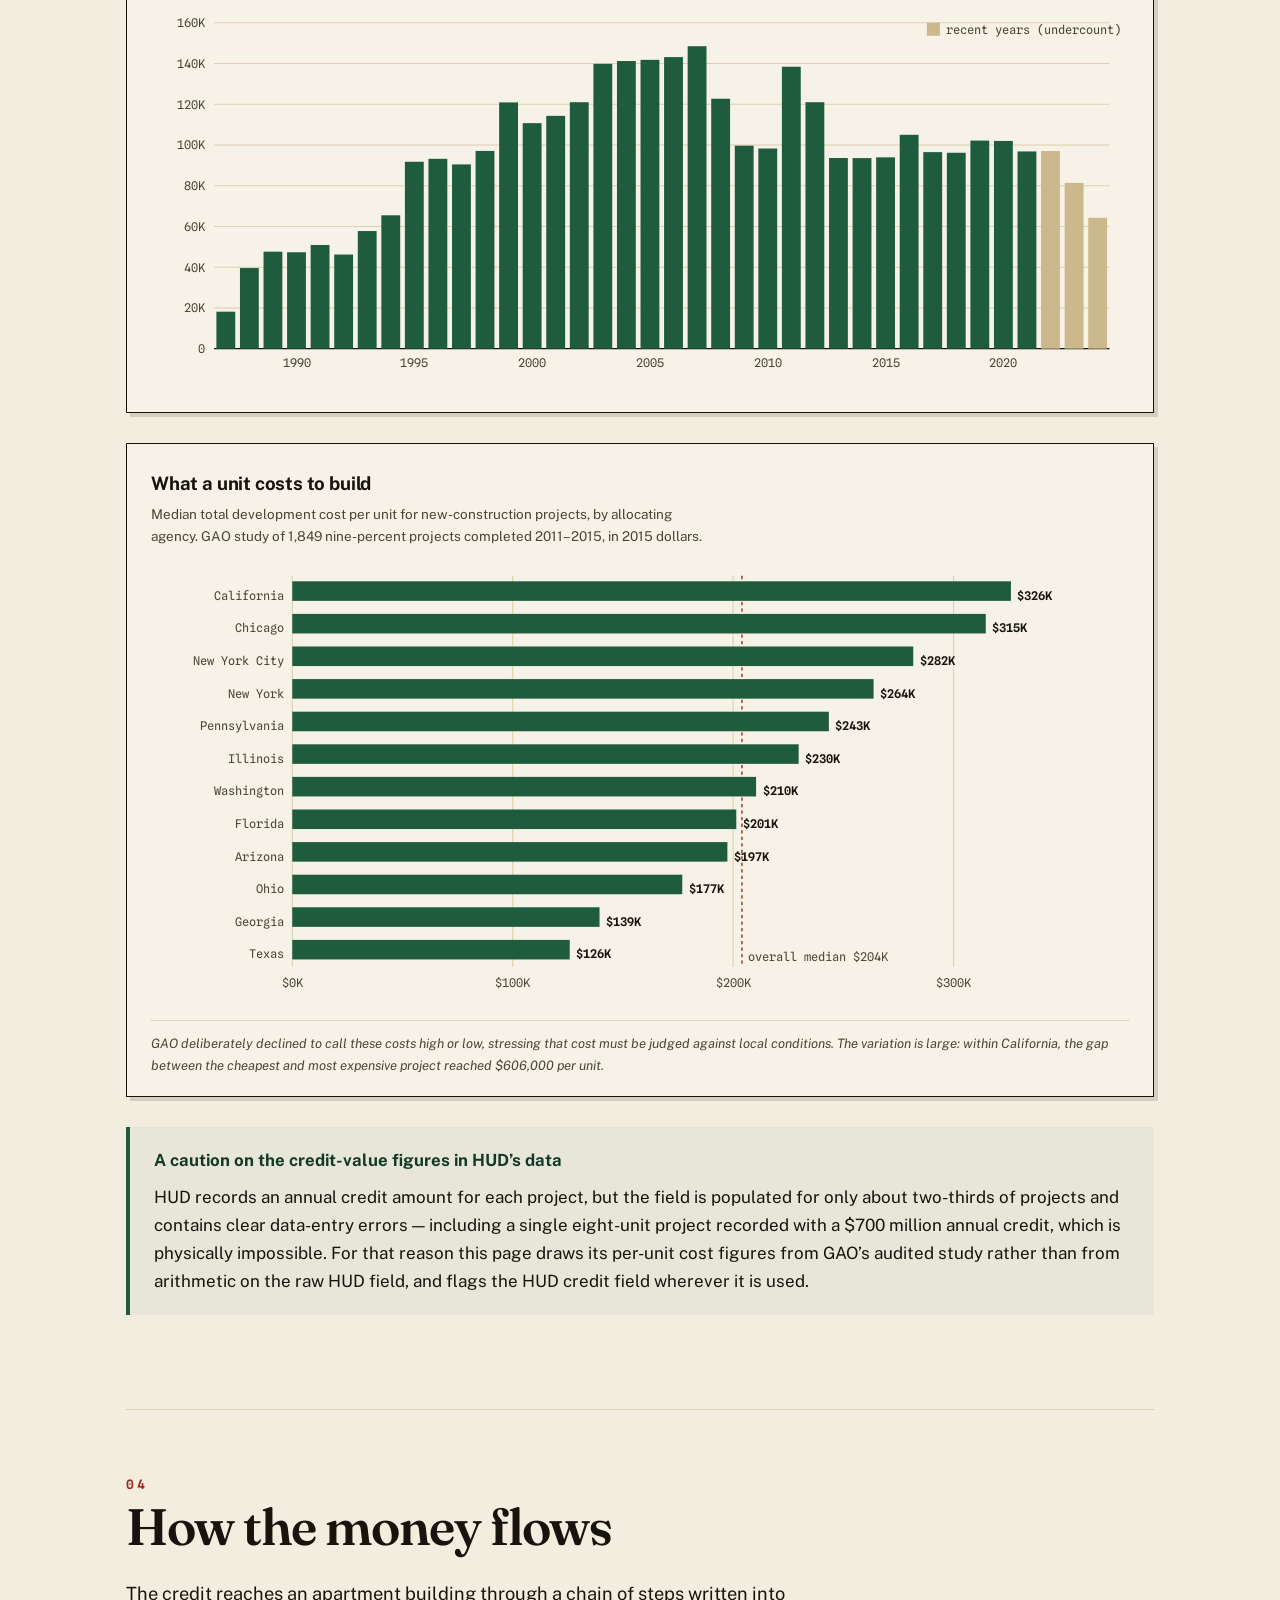
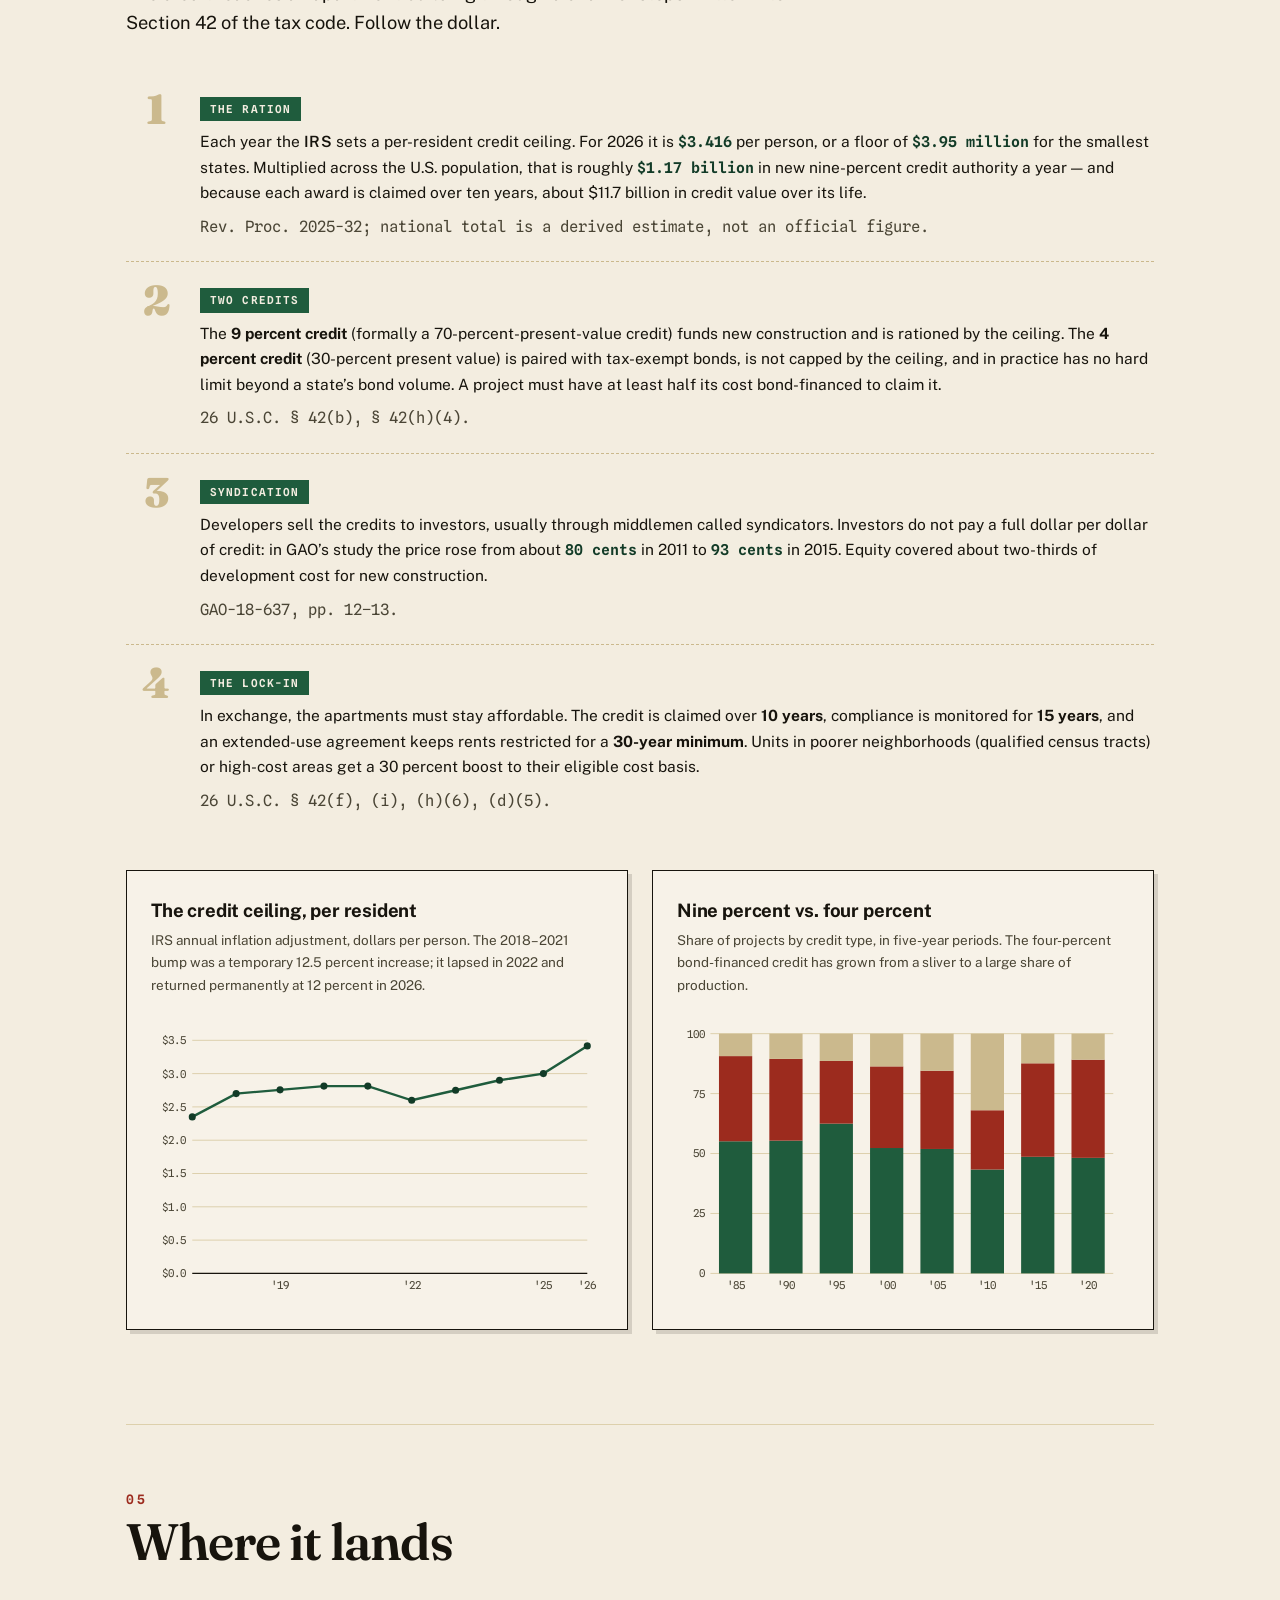
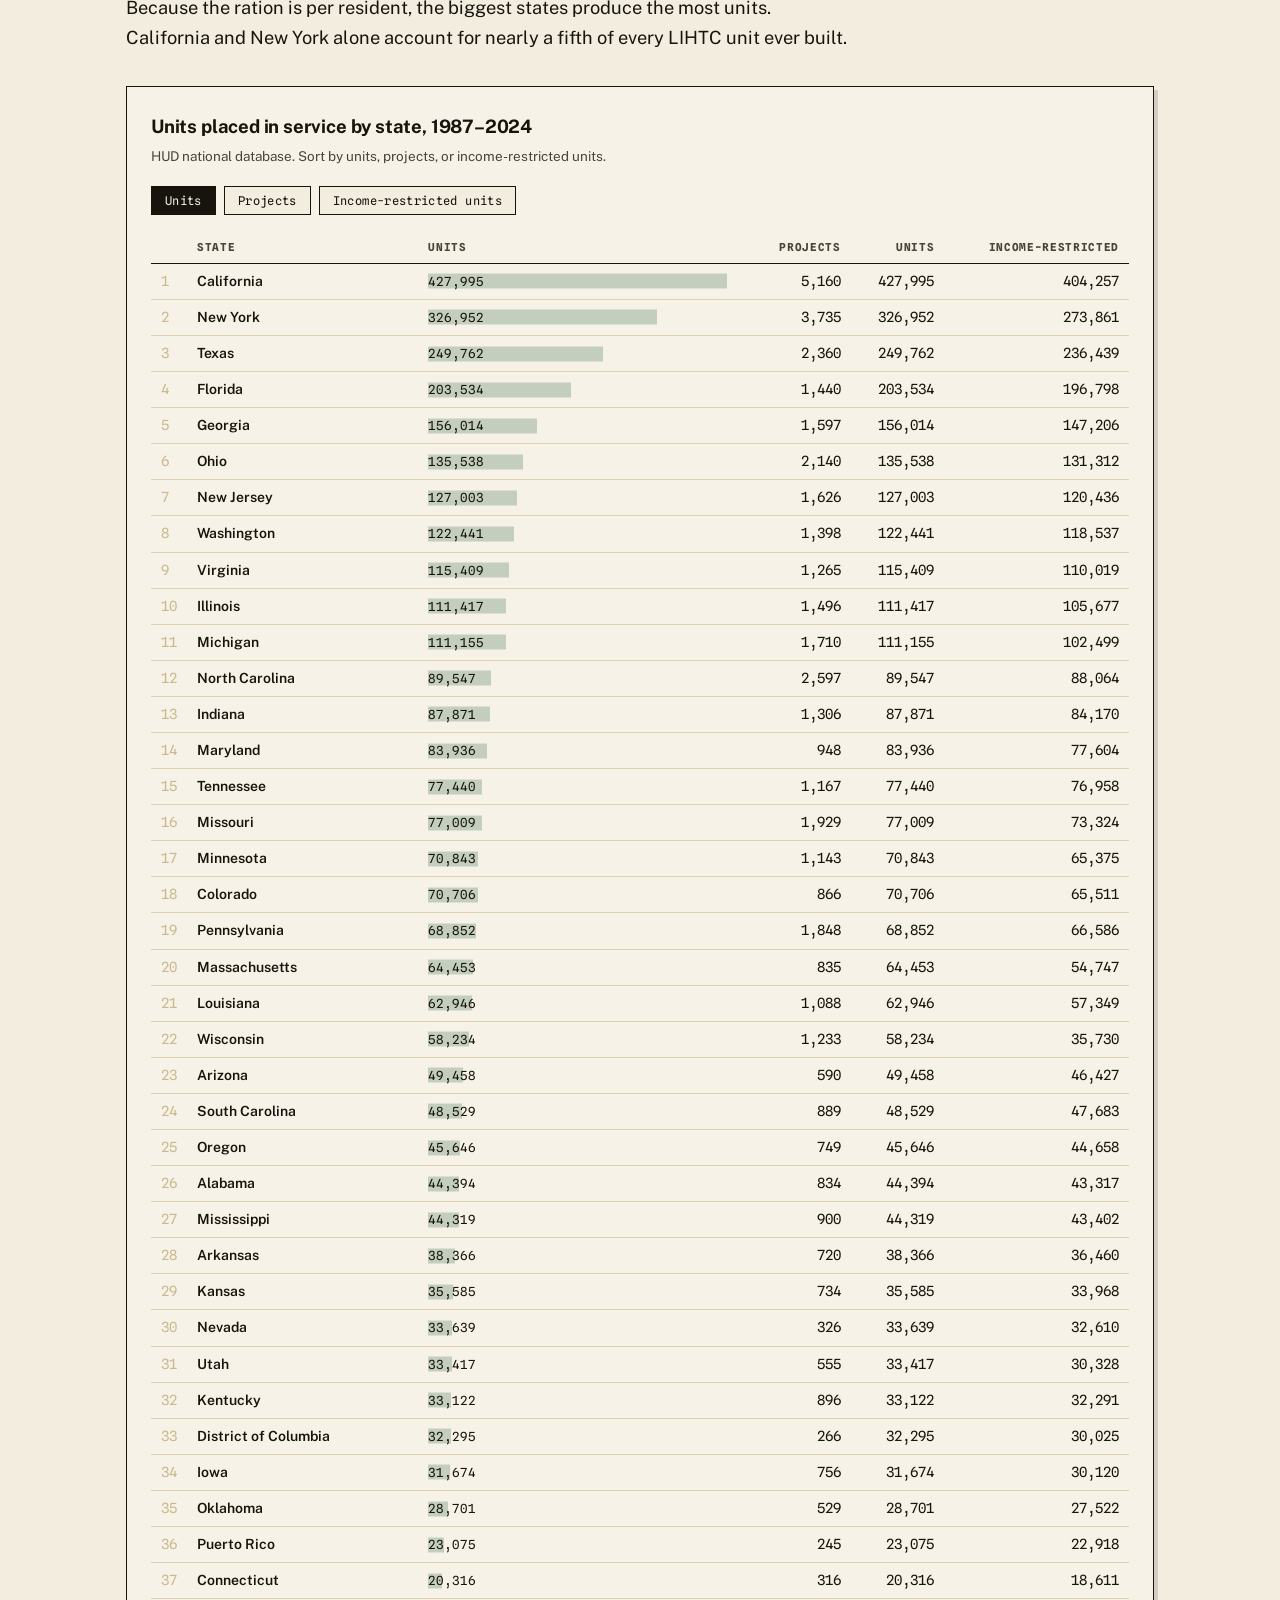
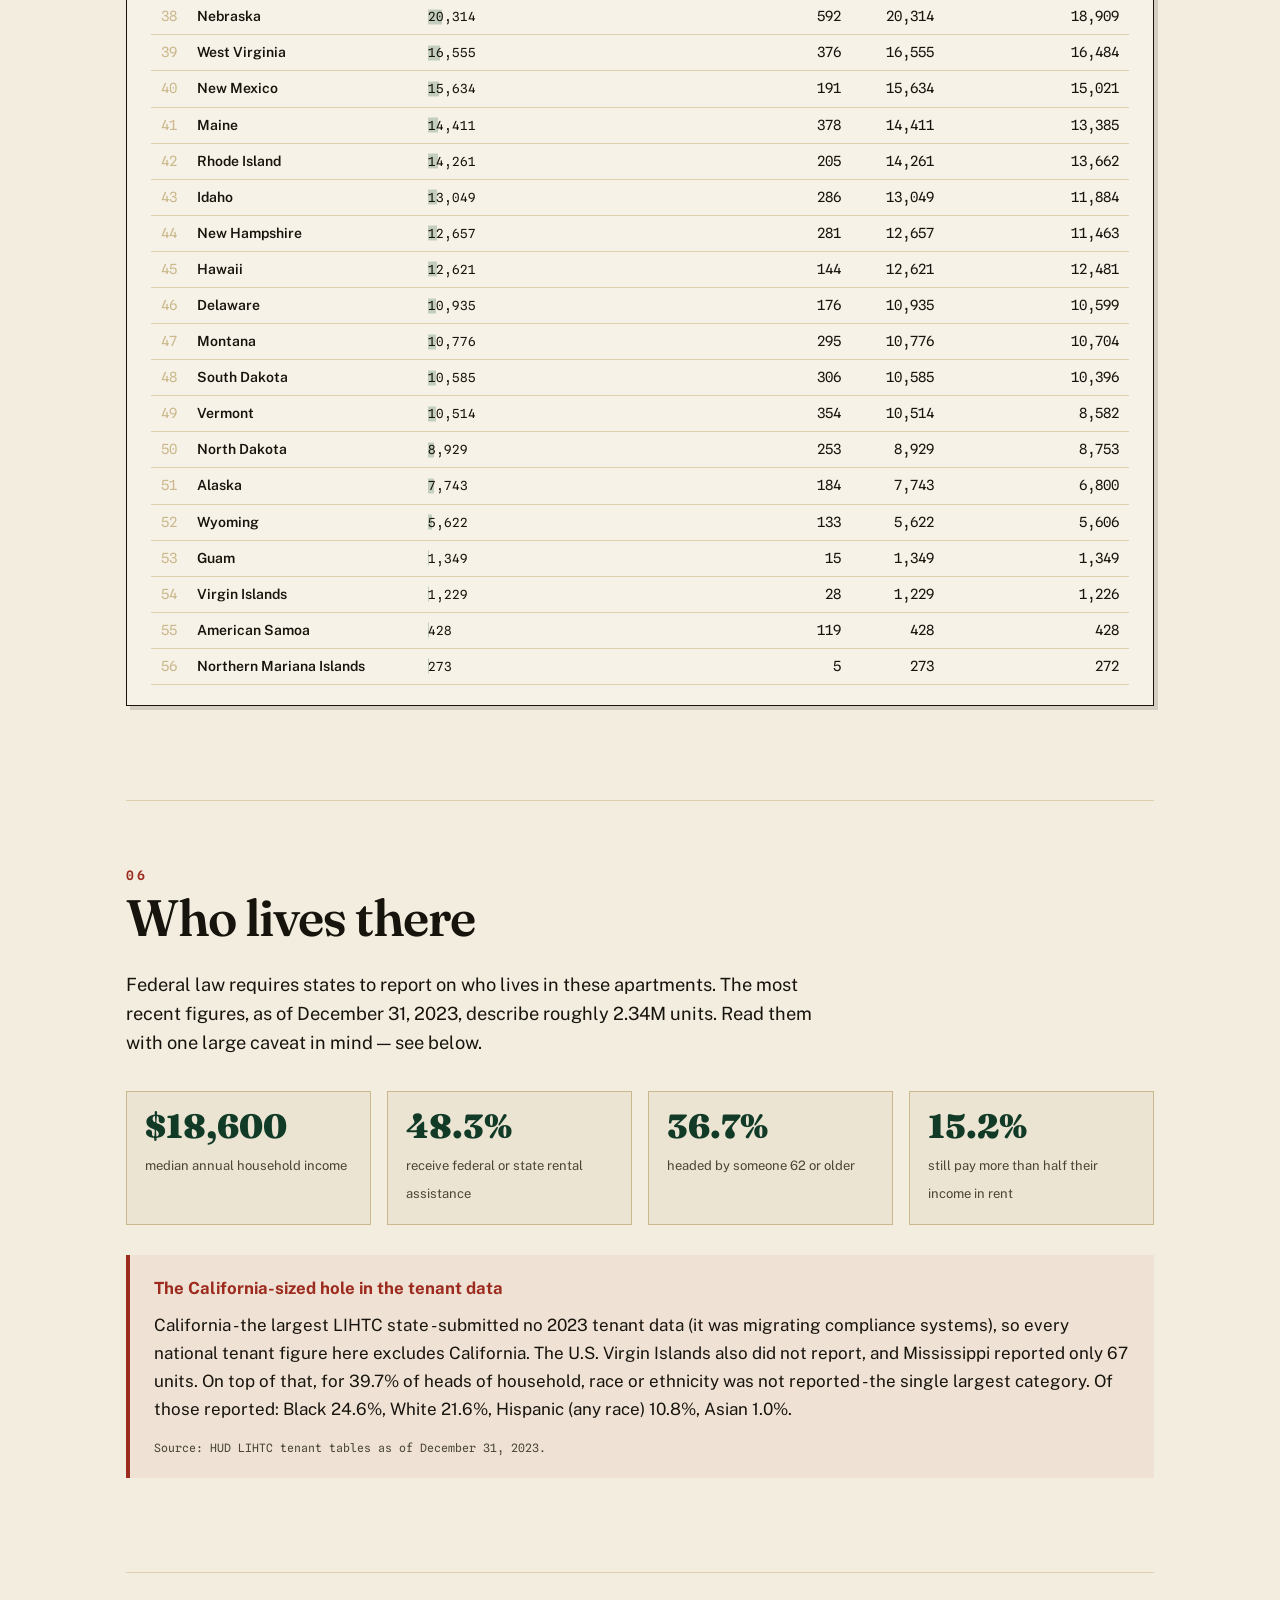
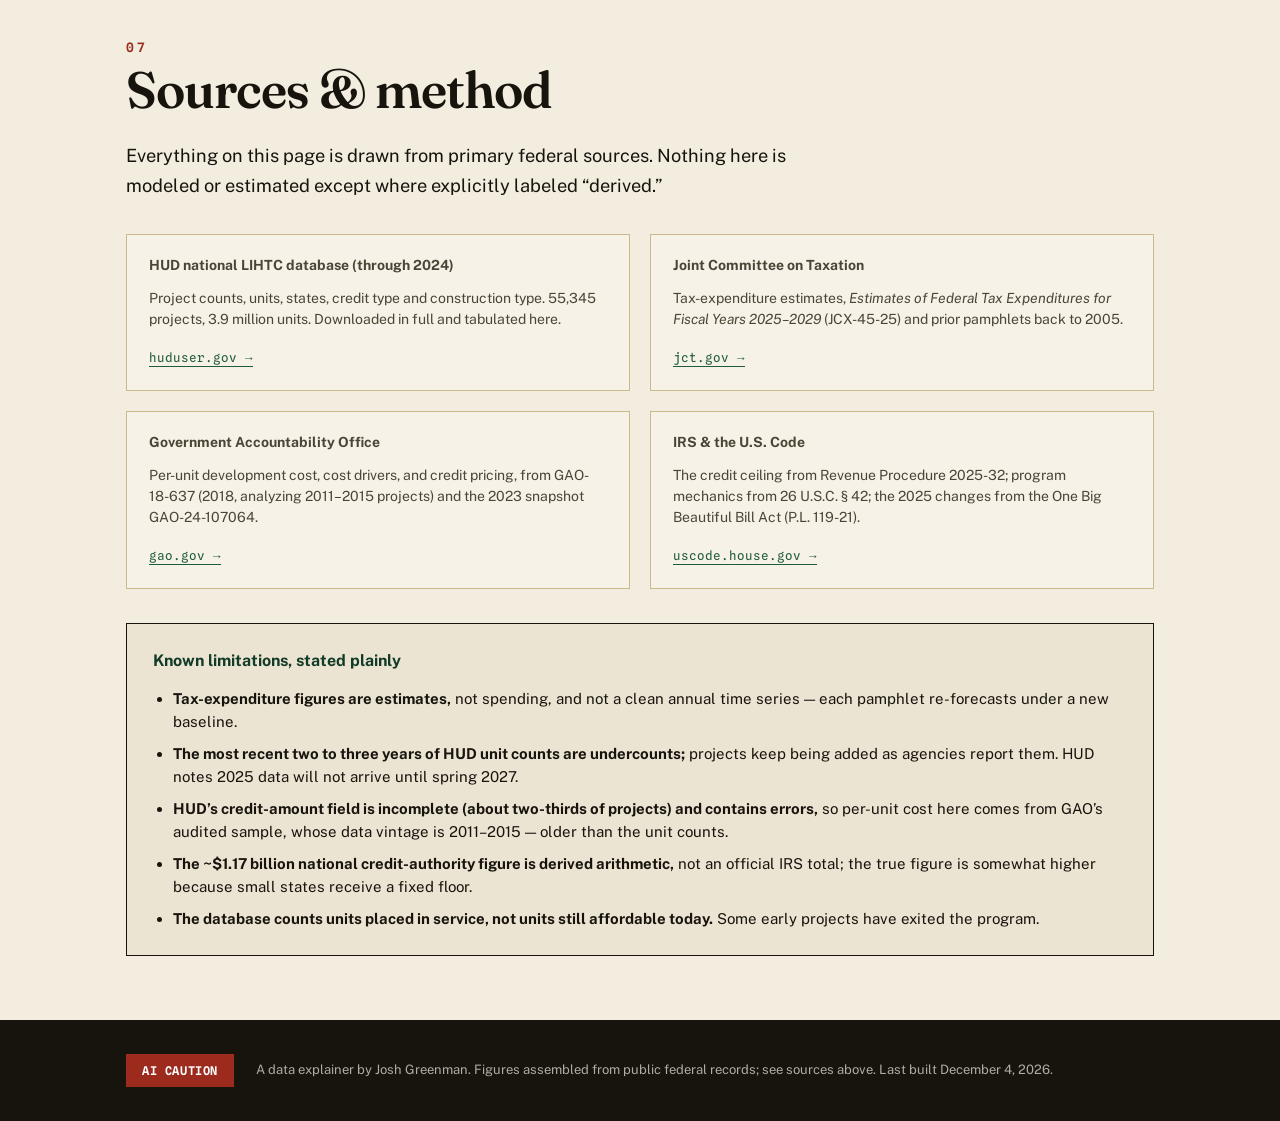
<file: public/index.html>
<!DOCTYPE html>
<html lang="en">
<head>
<meta charset="utf-8" />
<meta name="viewport" content="width=device-width, initial-scale=1" />
<title>The ledger: what the low-income housing tax credit costs, and what it buys</title>
<meta name="description" content="A carefully sourced explainer on the Low-Income Housing Tax Credit (LIHTC) — its federal cost and the housing it produces, built entirely from HUD, IRS, the Joint Committee on Taxation and GAO." />
<link rel="preconnect" href="https://fonts.googleapis.com">
<link rel="preconnect" href="https://fonts.gstatic.com" crossorigin>
<link href="https://fonts.googleapis.com/css2?family=Fraunces:opsz,wght@9..144,400;9..144,500;9..144,600;9..144,900&family=Public+Sans:ital,wght@0,400;0,500;0,600;0,700;1,400&family=Spline+Sans+Mono:wght@400;500;600&display=swap" rel="stylesheet">
<link rel="stylesheet" href="style.css" />
</head>
<body>
<div class="grain" aria-hidden="true"></div>

<header class="masthead">
  <div class="wrap">
    <div class="mast-row">
      <div class="ledger-mark" aria-hidden="true">
        <span>DR</span><span>CR</span>
      </div>
      <p class="kicker">A vetted civic explainer &middot; every figure sourced to the government that produced it</p>
    </div>
    <h1>The ledger</h1>
    <p class="subhead">What the low-income housing tax credit costs the federal treasury &mdash; and what it buys in return.</p>
    <p class="byline">Built from the primary record: <abbr>HUD</abbr>&rsquo;s national database, the <abbr>IRS</abbr> tax code, the Joint Committee on Taxation and the Government Accountability Office. <span id="build-date"></span></p>
  </div>
</header>

<nav class="tabnav" aria-label="Section navigation">
  <div class="wrap">
    <a href="#what">What it is</a>
    <a href="#cost">What it costs</a>
    <a href="#buys">What it buys</a>
    <a href="#flow">How the money flows</a>
    <a href="#where">Where it lands</a>
    <a href="#tenants">Who lives there</a>
    <a href="#method">Sources &amp; method</a>
  </div>
</nav>

<main class="wrap">

  <!-- WHAT IT IS -->
  <section id="what" class="reveal">
    <p class="sec-num">01</p>
    <h2>What the credit is</h2>
    <div class="lede">
      <p>The Low-Income Housing Tax Credit is the largest federal program for building affordable rental housing in the United States. It works not by spending money but by <em>forgoing</em> it: the federal government hands states an annual ration of tax credits, states award them to developers through competition, and developers sell the credits to investors &mdash; banks and corporations &mdash; who use them to cut their own tax bills over ten years. The cash the investors pay becomes the equity that builds the apartments.</p>
      <p>Because the subsidy flows through the tax code rather than an appropriations bill, no single agency tracks what it costs or what it produces. This page assembles that picture from the four federal bodies that each hold one piece of it.</p>
    </div>

    <div class="statband">
      <div class="stat">
        <span class="stat-fig" data-count="3.9">3.9M</span>
        <span class="stat-lab">housing units placed in service, 1987&ndash;2024</span>
        <span class="stat-src">HUD</span>
      </div>
      <div class="stat">
        <span class="stat-fig" data-count="55345">55,345</span>
        <span class="stat-lab">projects in the national database</span>
        <span class="stat-src">HUD</span>
      </div>
      <div class="stat cost">
        <span class="stat-fig">$13.9<span class="unit">B</span></span>
        <span class="stat-lab">estimated federal revenue forgone, fiscal 2025</span>
        <span class="stat-src">Joint Committee on Taxation</span>
      </div>
      <div class="stat">
        <span class="stat-fig">$204<span class="unit">K</span></span>
        <span class="stat-lab">median development cost per unit (2011&ndash;2015 projects, 2015 dollars)</span>
        <span class="stat-src">GAO</span>
      </div>
    </div>
  </section>

  <!-- WHAT IT COSTS -->
  <section id="cost" class="reveal">
    <p class="sec-num">02</p>
    <h2>What it costs</h2>
    <p class="sec-intro">The cost of the credit is not a line in a budget. It is an <strong>estimate of revenue the Treasury never collects</strong> because investors claim the credit. Two federal scorekeepers &mdash; the Joint Committee on Taxation and the Treasury&rsquo;s Office of Tax Analysis &mdash; publish these estimates each year.</p>

    <div class="chart-card">
      <h3>Estimated federal revenue forgone for the credit</h3>
      <p class="chart-sub">Joint Committee on Taxation, individuals plus corporations, in billions of dollars per fiscal year. Bars are the current projection (pamphlet JCX-45-25, December 2025).</p>
      <div id="chart-taxexp" class="chart"></div>
      <p class="chart-note">The steep climb after 2025 is not organic growth. It reflects the One Big Beautiful Bill Act (July 2025), which permanently raised each state&rsquo;s credit ceiling by 12 percent for buildings placed in service after December 31, 2025.</p>
    </div>

    <div class="callout warn">
      <p class="callout-h">What a &ldquo;tax expenditure&rdquo; is &mdash; and is not</p>
      <p>The figures above are <strong>tax-expenditure estimates</strong>: the revenue the Treasury forgoes because of the credit, calculated by holding taxpayer behavior fixed. This is <strong>not</strong> the same as the dollar value of credits states award, nor is it cash the government spends. The Joint Committee is explicit that a tax-expenditure figure is also not what repealing the credit would raise, because that would change behavior. Read these numbers as a careful proxy for the credit&rsquo;s federal cost, not a checkbook balance.</p>
      <p class="src-line">Source: Joint Committee on Taxation, <cite>Estimates of Federal Tax Expenditures for Fiscal Years 2025&ndash;2029</cite> (JCX-45-25), pp. 2, 23&ndash;25.</p>
    </div>

    <div class="two-col">
      <div class="minicard">
        <p class="mini-h">The trend over four decades</p>
        <p>In the mid-2000s the estimate ran under $5 billion a year. It crossed $10 billion around 2020 and is projected to reach $18 billion by 2029. But the year-by-year series is not clean: each annual pamphlet is a fresh forecast under a new economic baseline and new law, so the same year can carry different numbers in different reports.</p>
      </div>
      <div class="minicard">
        <p class="mini-h">Two scorekeepers, one total</p>
        <p>The Joint Committee assigns almost the entire credit to individual taxpayers; the Treasury assigns almost all of it to corporations. The split is a modeling choice, not a disagreement &mdash; their totals track closely (for fiscal 2026, $15.0 billion versus $15.17 billion). Treasury&rsquo;s ten-year estimate for 2025&ndash;2034 is $168 billion.</p>
      </div>
    </div>
  </section>

  <!-- WHAT IT BUYS -->
  <section id="buys" class="reveal">
    <p class="sec-num">03</p>
    <h2>What it buys</h2>
    <p class="sec-intro">Against that cost, the program has placed roughly 3.9 million housing units into service since 1987, of which about 3.6 million are income-restricted. Here is the production, year by year.</p>

    <div class="chart-card">
      <h3>Housing units placed in service each year</h3>
      <p class="chart-sub">HUD national LIHTC database. Total units per project, by year the project opened. The most recent two to three years are undercounts &mdash; HUD is still collecting them.</p>
      <div id="chart-units" class="chart"></div>
    </div>

    <div class="chart-card">
      <h3>What a unit costs to build</h3>
      <p class="chart-sub">Median total development cost per unit for new-construction projects, by allocating agency. GAO study of 1,849 nine-percent projects completed 2011&ndash;2015, in 2015 dollars.</p>
      <div id="chart-gao" class="chart"></div>
      <p class="chart-note">GAO deliberately declined to call these costs high or low, stressing that cost must be judged against local conditions. The variation is large: within California, the gap between the cheapest and most expensive project reached $606,000 per unit.</p>
    </div>

    <div class="callout">
      <p class="callout-h">A caution on the credit-value figures in HUD&rsquo;s data</p>
      <p>HUD records an annual credit amount for each project, but the field is populated for only about two-thirds of projects and contains clear data-entry errors &mdash; including a single eight-unit project recorded with a $700 million annual credit, which is physically impossible. For that reason this page draws its per-unit cost figures from GAO&rsquo;s audited study rather than from arithmetic on the raw HUD field, and flags the HUD credit field wherever it is used.</p>
    </div>
  </section>

  <!-- HOW THE MONEY FLOWS -->
  <section id="flow" class="reveal">
    <p class="sec-num">04</p>
    <h2>How the money flows</h2>
    <p class="sec-intro">The credit reaches an apartment building through a chain of steps written into Section 42 of the tax code. Follow the dollar.</p>

    <ol class="flow">
      <li>
        <span class="flow-step">The ration</span>
        <p>Each year the <abbr>IRS</abbr> sets a per-resident credit ceiling. For 2026 it is <strong class="fig">$3.416</strong> per person, or a floor of <strong class="fig">$3.95 million</strong> for the smallest states. Multiplied across the U.S. population, that is roughly <strong class="fig">$1.17 billion</strong> in new nine-percent credit authority a year &mdash; and because each award is claimed over ten years, about $11.7 billion in credit value over its life.</p>
        <p class="src-line">Rev. Proc. 2025-32; national total is a derived estimate, not an official figure.</p>
      </li>
      <li>
        <span class="flow-step">Two credits</span>
        <p>The <strong>9 percent credit</strong> (formally a 70-percent-present-value credit) funds new construction and is rationed by the ceiling. The <strong>4 percent credit</strong> (30-percent present value) is paired with tax-exempt bonds, is not capped by the ceiling, and in practice has no hard limit beyond a state&rsquo;s bond volume. A project must have at least half its cost bond-financed to claim it.</p>
        <p class="src-line">26 U.S.C. &sect; 42(b), &sect; 42(h)(4).</p>
      </li>
      <li>
        <span class="flow-step">Syndication</span>
        <p>Developers sell the credits to investors, usually through middlemen called syndicators. Investors do not pay a full dollar per dollar of credit: in GAO&rsquo;s study the price rose from about <strong class="fig">80 cents</strong> in 2011 to <strong class="fig">93 cents</strong> in 2015. Equity covered about two-thirds of development cost for new construction.</p>
        <p class="src-line">GAO-18-637, pp. 12&ndash;13.</p>
      </li>
      <li>
        <span class="flow-step">The lock-in</span>
        <p>In exchange, the apartments must stay affordable. The credit is claimed over <strong>10 years</strong>, compliance is monitored for <strong>15 years</strong>, and an extended-use agreement keeps rents restricted for a <strong>30-year minimum</strong>. Units in poorer neighborhoods (qualified census tracts) or high-cost areas get a 30 percent boost to their eligible cost basis.</p>
        <p class="src-line">26 U.S.C. &sect; 42(f), (i), (h)(6), (d)(5).</p>
      </li>
    </ol>

    <div class="two-col">
      <div class="chart-card slim">
        <h3>The credit ceiling, per resident</h3>
        <p class="chart-sub">IRS annual inflation adjustment, dollars per person. The 2018&ndash;2021 bump was a temporary 12.5 percent increase; it lapsed in 2022 and returned permanently at 12 percent in 2026.</p>
        <div id="chart-ceiling" class="chart"></div>
      </div>
      <div class="chart-card slim">
        <h3>Nine percent vs. four percent</h3>
        <p class="chart-sub">Share of projects by credit type, in five-year periods. The four-percent bond-financed credit has grown from a sliver to a large share of production.</p>
        <div id="chart-credittype" class="chart"></div>
      </div>
    </div>
  </section>

  <!-- WHERE IT LANDS -->
  <section id="where" class="reveal">
    <p class="sec-num">05</p>
    <h2>Where it lands</h2>
    <p class="sec-intro">Because the ration is per resident, the biggest states produce the most units. California and New York alone account for nearly a fifth of every LIHTC unit ever built.</p>
    <div class="chart-card">
      <h3>Units placed in service by state, 1987&ndash;2024</h3>
      <p class="chart-sub">HUD national database. Sort by units, projects, or income-restricted units.</p>
      <div class="table-controls" id="state-sort"></div>
      <div id="state-table"></div>
    </div>
  </section>

  <!-- TENANTS -->
  <section id="tenants" class="reveal">
    <p class="sec-num">06</p>
    <h2>Who lives there</h2>
    <p class="sec-intro" id="tenants-intro">Loading tenant data from HUD&rsquo;s annual report&hellip;</p>
    <div id="tenants-body"></div>
  </section>

  <!-- METHOD -->
  <section id="method" class="reveal">
    <p class="sec-num">07</p>
    <h2>Sources &amp; method</h2>
    <p class="sec-intro">Everything on this page is drawn from primary federal sources. Nothing here is modeled or estimated except where explicitly labeled &ldquo;derived.&rdquo;</p>

    <div class="src-grid">
      <div class="src-item">
        <p class="src-name">HUD national LIHTC database (through 2024)</p>
        <p>Project counts, units, states, credit type and construction type. 55,345 projects, 3.9 million units. Downloaded in full and tabulated here.</p>
        <a href="https://www.huduser.gov/portal/datasets/lihtc/property.html" target="_blank" rel="noopener">huduser.gov &rarr;</a>
      </div>
      <div class="src-item">
        <p class="src-name">Joint Committee on Taxation</p>
        <p>Tax-expenditure estimates, <cite>Estimates of Federal Tax Expenditures for Fiscal Years 2025&ndash;2029</cite> (JCX-45-25) and prior pamphlets back to 2005.</p>
        <a href="https://www.jct.gov/publications/2025/jcx-45-25/" target="_blank" rel="noopener">jct.gov &rarr;</a>
      </div>
      <div class="src-item">
        <p class="src-name">Government Accountability Office</p>
        <p>Per-unit development cost, cost drivers, and credit pricing, from GAO-18-637 (2018, analyzing 2011&ndash;2015 projects) and the 2023 snapshot GAO-24-107064.</p>
        <a href="https://www.gao.gov/products/gao-18-637" target="_blank" rel="noopener">gao.gov &rarr;</a>
      </div>
      <div class="src-item">
        <p class="src-name">IRS &amp; the U.S. Code</p>
        <p>The credit ceiling from Revenue Procedure 2025-32; program mechanics from 26 U.S.C. &sect; 42; the 2025 changes from the One Big Beautiful Bill Act (P.L. 119-21).</p>
        <a href="https://uscode.house.gov/view.xhtml?req=(title:26%20section:42%20edition:prelim)" target="_blank" rel="noopener">uscode.house.gov &rarr;</a>
      </div>
    </div>

    <div class="method-notes">
      <p class="mini-h">Known limitations, stated plainly</p>
      <ul>
        <li><strong>Tax-expenditure figures are estimates,</strong> not spending, and not a clean annual time series &mdash; each pamphlet re-forecasts under a new baseline.</li>
        <li><strong>The most recent two to three years of HUD unit counts are undercounts;</strong> projects keep being added as agencies report them. HUD notes 2025 data will not arrive until spring 2027.</li>
        <li><strong>HUD&rsquo;s credit-amount field is incomplete (about two-thirds of projects) and contains errors,</strong> so per-unit cost here comes from GAO&rsquo;s audited sample, whose data vintage is 2011&ndash;2015 &mdash; older than the unit counts.</li>
        <li><strong>The ~$1.17 billion national credit-authority figure is derived arithmetic,</strong> not an official IRS total; the true figure is somewhat higher because small states receive a fixed floor.</li>
        <li><strong>The database counts units placed in service, not units still affordable today.</strong> Some early projects have exited the program.</li>
      </ul>
    </div>
  </section>

</main>

<footer class="foot">
  <div class="wrap">
    <button id="ai-caution" class="ai-btn" aria-haspopup="dialog">AI caution</button>
    <p class="foot-note">A data explainer by Josh Greenman. Figures assembled from public federal records; see sources above. Last built <span class="build-date-2"></span>.</p>
  </div>
</footer>

<div id="ai-popover" class="ai-popover" role="dialog" aria-label="A note on AI and accuracy" hidden>
  <button class="ai-close" aria-label="Close">&times;</button>
  <p class="ai-pop-h">A note on accuracy</p>
  <p>This page was assembled with the help of AI, working from primary federal documents. Every headline figure was extracted directly from the source named beside it and cross-checked, but AI can still introduce error. Before citing any number, confirm it against the original source linked in &ldquo;Sources &amp; method.&rdquo; Treat this as a guide to the record, not a replacement for it.</p>
</div>

<script src="app.js"></script>
</body>
</html>
</file>
<file: style.css>
:root{
  --paper:#f3ede0;
  --paper-2:#ece4d3;
  --ink:#17140d;
  --ink-soft:#4a4535;
  --rule:#cbb98d;
  --rule-soft:#ddd0ac;
  --green:#1f5c3d;
  --green-deep:#123b27;
  --red:#9c2b1e;
  --red-soft:#c25a48;
  --gold:#b08420;
  --shadow:rgba(23,20,13,.14);
  --maxw:1080px;
  --serif:"Fraunces",Georgia,serif;
  --sans:"Public Sans",system-ui,sans-serif;
  --mono:"Spline Sans Mono",ui-monospace,monospace;
}

*{box-sizing:border-box}
html{scroll-behavior:smooth}
body{
  margin:0;background:var(--paper);color:var(--ink);
  font-family:var(--sans);font-size:17px;line-height:1.65;
  -webkit-font-smoothing:antialiased;
  text-rendering:optimizeLegibility;
}
.wrap{max-width:var(--maxw);margin:0 auto;padding:0 26px}

/* grain */
.grain{
  position:fixed;inset:0;pointer-events:none;z-index:9999;opacity:.035;
  background-image:url("data:image/svg+xml,%3Csvg xmlns='http://www.w3.org/2000/svg' width='140' height='140'%3E%3Cfilter id='n'%3E%3CfeTurbulence type='fractalNoise' baseFrequency='0.85' numOctaves='3'/%3E%3C/filter%3E%3Crect width='100%25' height='100%25' filter='url(%23n)'/%3E%3C/svg%3E");
}

/* masthead */
.masthead{
  border-bottom:3px double var(--ink);
  background:
    repeating-linear-gradient(90deg,transparent,transparent 39px,var(--rule-soft) 39px,var(--rule-soft) 40px),
    var(--paper-2);
  padding:34px 0 40px;
  position:relative;
}
.mast-row{display:flex;align-items:center;gap:18px;margin-bottom:26px;flex-wrap:wrap}
.ledger-mark{
  display:flex;font-family:var(--mono);font-weight:600;font-size:12px;
  border:1.5px solid var(--ink);border-radius:3px;overflow:hidden;flex:none;
}
.ledger-mark span{padding:5px 11px;letter-spacing:.08em}
.ledger-mark span:first-child{background:var(--green);color:var(--paper);border-right:1.5px solid var(--ink)}
.ledger-mark span:last-child{background:var(--red);color:var(--paper)}
.kicker{
  font-family:var(--mono);font-size:12.5px;letter-spacing:.02em;color:var(--ink-soft);
  text-transform:uppercase;margin:0;
}
h1{
  font-family:var(--serif);font-weight:900;font-optical-sizing:auto;
  font-size:clamp(3.4rem,10vw,7rem);line-height:.9;letter-spacing:-.02em;
  margin:0 0 14px;
}
.subhead{
  font-family:var(--serif);font-weight:400;font-size:clamp(1.25rem,3.4vw,1.9rem);
  line-height:1.28;max-width:30ch;margin:0 0 22px;color:var(--green-deep);
}
.byline{font-size:14.5px;color:var(--ink-soft);max-width:62ch;margin:0}
abbr{text-decoration:none;font-variant:small-caps;letter-spacing:.02em;font-weight:600}

/* nav */
.tabnav{
  position:sticky;top:0;z-index:50;
  background:var(--ink);border-bottom:2px solid var(--gold);
}
.tabnav .wrap{display:flex;gap:0;overflow-x:auto;scrollbar-width:none}
.tabnav .wrap::-webkit-scrollbar{display:none}
.tabnav a{
  color:var(--paper);text-decoration:none;font-family:var(--mono);font-size:12.5px;
  letter-spacing:.03em;padding:13px 17px;white-space:nowrap;
  border-right:1px solid rgba(243,237,224,.14);transition:background .18s,color .18s;
}
.tabnav a:hover{background:var(--green);color:#fff}

/* sections */
main{padding:20px 0 60px}
section{padding:64px 0;border-bottom:1px solid var(--rule-soft)}
section:last-child{border-bottom:none}
.sec-num{
  font-family:var(--mono);font-size:13px;color:var(--red);font-weight:600;
  letter-spacing:.2em;margin:0 0 6px;
}
h2{
  font-family:var(--serif);font-weight:600;font-size:clamp(2rem,5.4vw,3.2rem);
  line-height:1;letter-spacing:-.02em;margin:0 0 26px;
}
h3{
  font-family:var(--sans);font-weight:700;font-size:1.16rem;letter-spacing:-.01em;
  margin:0 0 4px;
}
.lede p,.sec-intro{font-size:1.14rem;line-height:1.6;max-width:66ch}
.lede em,.sec-intro em{font-style:italic;color:var(--green-deep)}
.sec-intro{margin:0 0 34px;color:var(--ink)}
.sec-intro strong{color:var(--green-deep)}
p{margin:0 0 16px}

/* stat band */
.statband{
  display:grid;grid-template-columns:repeat(4,1fr);gap:0;margin-top:44px;
  border:1.5px solid var(--ink);background:var(--paper-2);
}
.stat{
  padding:22px 20px;border-right:1px solid var(--rule);
  display:flex;flex-direction:column;gap:7px;position:relative;
}
.stat:last-child{border-right:none}
.stat.cost{background:rgba(156,43,30,.06)}
.stat-fig{
  font-family:var(--serif);font-weight:900;font-size:2.5rem;line-height:.95;
  color:var(--green-deep);letter-spacing:-.02em;
}
.stat.cost .stat-fig{color:var(--red)}
.stat-fig .unit{font-size:1.4rem;vertical-align:baseline}
.stat-lab{font-size:13.5px;line-height:1.35;color:var(--ink-soft)}
.stat-src{
  font-family:var(--mono);font-size:10.5px;letter-spacing:.08em;text-transform:uppercase;
  color:var(--gold);margin-top:auto;padding-top:6px;font-weight:600;
}

/* chart cards */
.chart-card{
  border:1.5px solid var(--ink);background:#f7f2e8;margin:30px 0;
  padding:24px 24px 20px;box-shadow:4px 4px 0 var(--shadow);
}
.chart-card.slim{margin:0}
.chart-sub{font-size:13.5px;color:var(--ink-soft);max-width:70ch;margin:0 0 18px}
.chart{width:100%;position:relative}
.chart svg{display:block;width:100%;height:auto;overflow:visible}
.chart-note{
  font-size:13px;color:var(--ink-soft);border-top:1px solid var(--rule-soft);
  padding-top:12px;margin:16px 0 0;font-style:italic;
}

/* chart svg element styling */
.axis-line{stroke:var(--ink);stroke-width:1.2}
.grid-line{stroke:var(--rule-soft);stroke-width:1}
.tick-txt{font-family:var(--mono);font-size:11px;fill:var(--ink-soft)}
.bar-lab{font-family:var(--mono);font-size:11px;fill:var(--ink-soft)}
.val-lab{font-family:var(--mono);font-size:11px;fill:var(--ink);font-weight:600}
.bar{transition:opacity .15s}
.bar:hover{opacity:.78}

/* callouts */
.callout{
  border-left:4px solid var(--green);background:rgba(31,92,61,.05);
  padding:20px 24px;margin:30px 0;
}
.callout.warn{border-left-color:var(--red);background:rgba(156,43,30,.055)}
.callout-h{font-family:var(--sans);font-weight:700;font-size:1.05rem;margin:0 0 8px;color:var(--green-deep)}
.callout.warn .callout-h{color:var(--red)}
.callout p:last-child{margin-bottom:0}
.src-line{font-family:var(--mono);font-size:11.5px;color:var(--ink-soft);margin-top:10px}
cite{font-style:italic}

/* two column */
.two-col{display:grid;grid-template-columns:1fr 1fr;gap:24px;margin:30px 0}
.minicard{border:1px solid var(--rule);padding:20px 22px;background:var(--paper-2)}
.mini-h{font-family:var(--sans);font-weight:700;font-size:1rem;margin:0 0 8px;color:var(--green-deep)}
.minicard p:last-child{margin-bottom:0}
.minicard p{font-size:15px;line-height:1.55}

/* flow list */
.flow{list-style:none;counter-reset:flow;padding:0;margin:0 0 34px}
.flow li{
  position:relative;padding:22px 0 22px 74px;border-bottom:1px dashed var(--rule);
}
.flow li:last-child{border-bottom:none}
.flow li::before{
  counter-increment:flow;content:counter(flow);
  position:absolute;left:0;top:22px;
  font-family:var(--serif);font-weight:900;font-size:2.6rem;line-height:.8;
  color:var(--rule);width:60px;text-align:center;
}
.flow-step{
  display:inline-block;font-family:var(--mono);font-size:11px;letter-spacing:.1em;
  text-transform:uppercase;color:var(--paper);background:var(--green);
  padding:3px 10px;margin-bottom:8px;font-weight:600;
}
.flow p{font-size:15.5px;margin:0 0 8px}
.flow p:last-child{margin-bottom:0}
.fig{font-family:var(--mono);color:var(--green-deep);font-weight:600;font-size:.96em}

/* state table */
.table-controls{display:flex;gap:8px;margin-bottom:16px;flex-wrap:wrap}
.table-controls button{
  font-family:var(--mono);font-size:12px;letter-spacing:.03em;
  border:1.3px solid var(--ink);background:var(--paper);color:var(--ink);
  padding:6px 13px;cursor:pointer;transition:all .15s;
}
.table-controls button.active,.table-controls button:hover{background:var(--ink);color:var(--paper)}
#state-table{overflow-x:auto}
.stbl{width:100%;border-collapse:collapse;font-size:14px}
.stbl th{
  text-align:left;font-family:var(--mono);font-size:11px;letter-spacing:.06em;
  text-transform:uppercase;color:var(--ink-soft);padding:7px 10px;
  border-bottom:1.5px solid var(--ink);
}
.stbl th.num,.stbl td.num{text-align:right;font-family:var(--mono)}
.stbl td{padding:6px 10px;border-bottom:1px solid var(--rule-soft)}
.stbl tr:hover td{background:rgba(31,92,61,.045)}
.stbl .rank{color:var(--rule);font-family:var(--mono);width:34px}
.stbl .barcell{position:relative;width:34%}
.stbl .barfill{
  position:absolute;left:10px;top:50%;transform:translateY(-50%);
  height:15px;background:var(--green);opacity:.24;
}
.stbl .stname{font-weight:600}

/* tenants */
.tstat-grid{display:grid;grid-template-columns:repeat(4,1fr);gap:16px;margin:24px 0}
.tstat{border:1px solid var(--rule);padding:18px 18px;background:var(--paper-2)}
.tstat .tfig{font-family:var(--serif);font-weight:900;font-size:2.1rem;color:var(--green-deep);line-height:1;display:block;margin-bottom:6px}
.tstat .tlab{font-size:13px;color:var(--ink-soft);line-height:1.35}

/* sources */
.src-grid{display:grid;grid-template-columns:1fr 1fr;gap:20px;margin:20px 0 34px}
.src-item{border:1px solid var(--rule);padding:20px 22px;background:#f7f2e8}
.src-name{font-family:var(--sans);font-weight:700;font-size:1rem;margin:0 0 8px;color:var(--ink)}
.src-item p{font-size:14px;line-height:1.5;color:var(--ink-soft);margin:0 0 12px}
.src-item a{font-family:var(--mono);font-size:12.5px;color:var(--green);text-decoration:none;border-bottom:1px solid var(--green);padding-bottom:1px}
.src-item a:hover{color:var(--red);border-color:var(--red)}
.method-notes{border:1.5px solid var(--ink);padding:24px 26px;background:var(--paper-2)}
.method-notes ul{margin:14px 0 0;padding-left:20px}
.method-notes li{font-size:15px;line-height:1.5;margin-bottom:10px}
.method-notes li:last-child{margin-bottom:0}

/* footer */
.foot{background:var(--ink);color:var(--paper);padding:34px 0}
.foot .wrap{display:flex;align-items:center;gap:22px;flex-wrap:wrap}
.ai-btn{
  font-family:var(--mono);font-size:12px;letter-spacing:.05em;text-transform:uppercase;
  background:var(--red);color:#fff;border:none;padding:9px 16px;cursor:pointer;font-weight:600;
  transition:background .18s;
}
.ai-btn:hover{background:var(--red-soft)}
.foot-note{font-size:13px;color:rgba(243,237,224,.7);margin:0;flex:1;min-width:220px}

/* ai popover */
.ai-popover{
  position:fixed;bottom:90px;left:50%;transform:translateX(-50%);z-index:200;
  background:var(--green-deep);color:var(--paper);max-width:440px;width:calc(100% - 40px);
  padding:26px 28px;border:2px solid var(--gold);box-shadow:0 18px 40px rgba(0,0,0,.4);
}
.ai-popover[hidden]{display:none}
.ai-pop-h{font-family:var(--serif);font-weight:600;font-size:1.4rem;margin:0 0 10px}
.ai-popover p{font-size:14.5px;line-height:1.55;margin:0}
.ai-close{position:absolute;top:10px;right:14px;background:none;border:none;color:var(--paper);font-size:26px;cursor:pointer;line-height:1}

/* reveal animation */
.reveal{opacity:0;transform:translateY(18px);transition:opacity .7s ease,transform .7s ease}
.reveal.in{opacity:1;transform:none}

/* responsive */
@media(max-width:820px){
  .statband{grid-template-columns:1fr 1fr}
  .stat:nth-child(2){border-right:none}
  .stat{border-bottom:1px solid var(--rule)}
  .two-col{grid-template-columns:1fr}
  .src-grid{grid-template-columns:1fr}
  .tstat-grid{grid-template-columns:1fr 1fr}
}
@media(max-width:520px){
  body{font-size:16px}
  .statband{grid-template-columns:1fr}
  .stat{border-right:none;border-bottom:1px solid var(--rule)}
  .tstat-grid{grid-template-columns:1fr}
  .flow li{padding-left:0;padding-top:52px}
  .flow li::before{top:0;left:0;text-align:left}
}
@media(prefers-reduced-motion:reduce){
  .reveal{opacity:1;transform:none;transition:none}
  html{scroll-behavior:auto}
}
</file>
<file: public/style.css>
:root{
  --paper:#f3ede0;
  --paper-2:#ece4d3;
  --ink:#17140d;
  --ink-soft:#4a4535;
  --rule:#cbb98d;
  --rule-soft:#ddd0ac;
  --green:#1f5c3d;
  --green-deep:#123b27;
  --red:#9c2b1e;
  --red-soft:#c25a48;
  --gold:#b08420;
  --shadow:rgba(23,20,13,.14);
  --maxw:1080px;
  --serif:"Fraunces",Georgia,serif;
  --sans:"Public Sans",system-ui,sans-serif;
  --mono:"Spline Sans Mono",ui-monospace,monospace;
}

*{box-sizing:border-box}
html{scroll-behavior:smooth}
body{
  margin:0;background:var(--paper);color:var(--ink);
  font-family:var(--sans);font-size:17px;line-height:1.65;
  -webkit-font-smoothing:antialiased;
  text-rendering:optimizeLegibility;
}
.wrap{max-width:var(--maxw);margin:0 auto;padding:0 26px}

/* grain */
.grain{
  position:fixed;inset:0;pointer-events:none;z-index:9999;opacity:.035;
  background-image:url("data:image/svg+xml,%3Csvg xmlns='http://www.w3.org/2000/svg' width='140' height='140'%3E%3Cfilter id='n'%3E%3CfeTurbulence type='fractalNoise' baseFrequency='0.85' numOctaves='3'/%3E%3C/filter%3E%3Crect width='100%25' height='100%25' filter='url(%23n)'/%3E%3C/svg%3E");
}

/* masthead */
.masthead{
  border-bottom:3px double var(--ink);
  background:
    repeating-linear-gradient(90deg,transparent,transparent 39px,var(--rule-soft) 39px,var(--rule-soft) 40px),
    var(--paper-2);
  padding:34px 0 40px;
  position:relative;
}
.mast-row{display:flex;align-items:center;gap:18px;margin-bottom:26px;flex-wrap:wrap}
.ledger-mark{
  display:flex;font-family:var(--mono);font-weight:600;font-size:12px;
  border:1.5px solid var(--ink);border-radius:3px;overflow:hidden;flex:none;
}
.ledger-mark span{padding:5px 11px;letter-spacing:.08em}
.ledger-mark span:first-child{background:var(--green);color:var(--paper);border-right:1.5px solid var(--ink)}
.ledger-mark span:last-child{background:var(--red);color:var(--paper)}
.kicker{
  font-family:var(--mono);font-size:12.5px;letter-spacing:.02em;color:var(--ink-soft);
  text-transform:uppercase;margin:0;
}
h1{
  font-family:var(--serif);font-weight:900;font-optical-sizing:auto;
  font-size:clamp(3.4rem,10vw,7rem);line-height:.9;letter-spacing:-.02em;
  margin:0 0 14px;
}
.subhead{
  font-family:var(--serif);font-weight:400;font-size:clamp(1.25rem,3.4vw,1.9rem);
  line-height:1.28;max-width:30ch;margin:0 0 22px;color:var(--green-deep);
}
.byline{font-size:14.5px;color:var(--ink-soft);max-width:62ch;margin:0}
abbr{text-decoration:none;font-variant:small-caps;letter-spacing:.02em;font-weight:600}

/* nav */
.tabnav{
  position:sticky;top:0;z-index:50;
  background:var(--ink);border-bottom:2px solid var(--gold);
}
.tabnav .wrap{display:flex;gap:0;overflow-x:auto;scrollbar-width:none}
.tabnav .wrap::-webkit-scrollbar{display:none}
.tabnav a{
  color:var(--paper);text-decoration:none;font-family:var(--mono);font-size:12.5px;
  letter-spacing:.03em;padding:13px 17px;white-space:nowrap;
  border-right:1px solid rgba(243,237,224,.14);transition:background .18s,color .18s;
}
.tabnav a:hover{background:var(--green);color:#fff}

/* sections */
main{padding:20px 0 60px}
section{padding:64px 0;border-bottom:1px solid var(--rule-soft)}
section:last-child{border-bottom:none}
.sec-num{
  font-family:var(--mono);font-size:13px;color:var(--red);font-weight:600;
  letter-spacing:.2em;margin:0 0 6px;
}
h2{
  font-family:var(--serif);font-weight:600;font-size:clamp(2rem,5.4vw,3.2rem);
  line-height:1;letter-spacing:-.02em;margin:0 0 26px;
}
h3{
  font-family:var(--sans);font-weight:700;font-size:1.16rem;letter-spacing:-.01em;
  margin:0 0 4px;
}
.lede p,.sec-intro{font-size:1.14rem;line-height:1.6;max-width:66ch}
.lede em,.sec-intro em{font-style:italic;color:var(--green-deep)}
.sec-intro{margin:0 0 34px;color:var(--ink)}
.sec-intro strong{color:var(--green-deep)}
p{margin:0 0 16px}

/* stat band */
.statband{
  display:grid;grid-template-columns:repeat(4,1fr);gap:0;margin-top:44px;
  border:1.5px solid var(--ink);background:var(--paper-2);
}
.stat{
  padding:22px 20px;border-right:1px solid var(--rule);
  display:flex;flex-direction:column;gap:7px;position:relative;
}
.stat:last-child{border-right:none}
.stat.cost{background:rgba(156,43,30,.06)}
.stat-fig{
  font-family:var(--serif);font-weight:900;font-size:2.5rem;line-height:.95;
  color:var(--green-deep);letter-spacing:-.02em;
}
.stat.cost .stat-fig{color:var(--red)}
.stat-fig .unit{font-size:1.4rem;vertical-align:baseline}
.stat-lab{font-size:13.5px;line-height:1.35;color:var(--ink-soft)}
.stat-src{
  font-family:var(--mono);font-size:10.5px;letter-spacing:.08em;text-transform:uppercase;
  color:var(--gold);margin-top:auto;padding-top:6px;font-weight:600;
}

/* chart cards */
.chart-card{
  border:1.5px solid var(--ink);background:#f7f2e8;margin:30px 0;
  padding:24px 24px 20px;box-shadow:4px 4px 0 var(--shadow);
}
.chart-card.slim{margin:0}
.chart-sub{font-size:13.5px;color:var(--ink-soft);max-width:70ch;margin:0 0 18px}
.chart{width:100%;position:relative}
.chart svg{display:block;width:100%;height:auto;overflow:visible}
.chart-note{
  font-size:13px;color:var(--ink-soft);border-top:1px solid var(--rule-soft);
  padding-top:12px;margin:16px 0 0;font-style:italic;
}

/* chart svg element styling */
.axis-line{stroke:var(--ink);stroke-width:1.2}
.grid-line{stroke:var(--rule-soft);stroke-width:1}
.tick-txt{font-family:var(--mono);font-size:11px;fill:var(--ink-soft)}
.bar-lab{font-family:var(--mono);font-size:11px;fill:var(--ink-soft)}
.val-lab{font-family:var(--mono);font-size:11px;fill:var(--ink);font-weight:600}
.bar{transition:opacity .15s}
.bar:hover{opacity:.78}

/* callouts */
.callout{
  border-left:4px solid var(--green);background:rgba(31,92,61,.05);
  padding:20px 24px;margin:30px 0;
}
.callout.warn{border-left-color:var(--red);background:rgba(156,43,30,.055)}
.callout-h{font-family:var(--sans);font-weight:700;font-size:1.05rem;margin:0 0 8px;color:var(--green-deep)}
.callout.warn .callout-h{color:var(--red)}
.callout p:last-child{margin-bottom:0}
.src-line{font-family:var(--mono);font-size:11.5px;color:var(--ink-soft);margin-top:10px}
cite{font-style:italic}

/* two column */
.two-col{display:grid;grid-template-columns:1fr 1fr;gap:24px;margin:30px 0}
.minicard{border:1px solid var(--rule);padding:20px 22px;background:var(--paper-2)}
.mini-h{font-family:var(--sans);font-weight:700;font-size:1rem;margin:0 0 8px;color:var(--green-deep)}
.minicard p:last-child{margin-bottom:0}
.minicard p{font-size:15px;line-height:1.55}

/* flow list */
.flow{list-style:none;counter-reset:flow;padding:0;margin:0 0 34px}
.flow li{
  position:relative;padding:22px 0 22px 74px;border-bottom:1px dashed var(--rule);
}
.flow li:last-child{border-bottom:none}
.flow li::before{
  counter-increment:flow;content:counter(flow);
  position:absolute;left:0;top:22px;
  font-family:var(--serif);font-weight:900;font-size:2.6rem;line-height:.8;
  color:var(--rule);width:60px;text-align:center;
}
.flow-step{
  display:inline-block;font-family:var(--mono);font-size:11px;letter-spacing:.1em;
  text-transform:uppercase;color:var(--paper);background:var(--green);
  padding:3px 10px;margin-bottom:8px;font-weight:600;
}
.flow p{font-size:15.5px;margin:0 0 8px}
.flow p:last-child{margin-bottom:0}
.fig{font-family:var(--mono);color:var(--green-deep);font-weight:600;font-size:.96em}

/* state table */
.table-controls{display:flex;gap:8px;margin-bottom:16px;flex-wrap:wrap}
.table-controls button{
  font-family:var(--mono);font-size:12px;letter-spacing:.03em;
  border:1.3px solid var(--ink);background:var(--paper);color:var(--ink);
  padding:6px 13px;cursor:pointer;transition:all .15s;
}
.table-controls button.active,.table-controls button:hover{background:var(--ink);color:var(--paper)}
.stbl{width:100%;border-collapse:collapse;font-size:14px}
.stbl th{
  text-align:left;font-family:var(--mono);font-size:11px;letter-spacing:.06em;
  text-transform:uppercase;color:var(--ink-soft);padding:7px 10px;
  border-bottom:1.5px solid var(--ink);
}
.stbl th.num,.stbl td.num{text-align:right;font-family:var(--mono)}
.stbl td{padding:6px 10px;border-bottom:1px solid var(--rule-soft)}
.stbl tr:hover td{background:rgba(31,92,61,.045)}
.stbl .rank{color:var(--rule);font-family:var(--mono);width:34px}
.stbl .barcell{position:relative;width:34%}
.stbl .barfill{
  position:absolute;left:10px;top:50%;transform:translateY(-50%);
  height:15px;background:var(--green);opacity:.24;
}
.stbl .stname{font-weight:600}

/* tenants */
.tstat-grid{display:grid;grid-template-columns:repeat(4,1fr);gap:16px;margin:24px 0}
.tstat{border:1px solid var(--rule);padding:18px 18px;background:var(--paper-2)}
.tstat .tfig{font-family:var(--serif);font-weight:900;font-size:2.1rem;color:var(--green-deep);line-height:1;display:block;margin-bottom:6px}
.tstat .tlab{font-size:13px;color:var(--ink-soft);line-height:1.35}

/* sources */
.src-grid{display:grid;grid-template-columns:1fr 1fr;gap:20px;margin:20px 0 34px}
.src-item{border:1px solid var(--rule);padding:20px 22px;background:#f7f2e8}
.src-name{font-family:var(--sans);font-weight:700;font-size:1rem;margin:0 0 8px;color:var(--ink)}
.src-item p{font-size:14px;line-height:1.5;color:var(--ink-soft);margin:0 0 12px}
.src-item a{font-family:var(--mono);font-size:12.5px;color:var(--green);text-decoration:none;border-bottom:1px solid var(--green);padding-bottom:1px}
.src-item a:hover{color:var(--red);border-color:var(--red)}
.method-notes{border:1.5px solid var(--ink);padding:24px 26px;background:var(--paper-2)}
.method-notes ul{margin:14px 0 0;padding-left:20px}
.method-notes li{font-size:15px;line-height:1.5;margin-bottom:10px}
.method-notes li:last-child{margin-bottom:0}

/* footer */
.foot{background:var(--ink);color:var(--paper);padding:34px 0}
.foot .wrap{display:flex;align-items:center;gap:22px;flex-wrap:wrap}
.ai-btn{
  font-family:var(--mono);font-size:12px;letter-spacing:.05em;text-transform:uppercase;
  background:var(--red);color:#fff;border:none;padding:9px 16px;cursor:pointer;font-weight:600;
  transition:background .18s;
}
.ai-btn:hover{background:var(--red-soft)}
.foot-note{font-size:13px;color:rgba(243,237,224,.7);margin:0;flex:1;min-width:220px}

/* ai popover */
.ai-popover{
  position:fixed;bottom:90px;left:50%;transform:translateX(-50%);z-index:200;
  background:var(--green-deep);color:var(--paper);max-width:440px;width:calc(100% - 40px);
  padding:26px 28px;border:2px solid var(--gold);box-shadow:0 18px 40px rgba(0,0,0,.4);
}
.ai-popover[hidden]{display:none}
.ai-pop-h{font-family:var(--serif);font-weight:600;font-size:1.4rem;margin:0 0 10px}
.ai-popover p{font-size:14.5px;line-height:1.55;margin:0}
.ai-close{position:absolute;top:10px;right:14px;background:none;border:none;color:var(--paper);font-size:26px;cursor:pointer;line-height:1}

/* reveal animation */
.reveal{opacity:0;transform:translateY(18px);transition:opacity .7s ease,transform .7s ease}
.reveal.in{opacity:1;transform:none}

/* responsive */
@media(max-width:820px){
  .statband{grid-template-columns:1fr 1fr}
  .stat:nth-child(2){border-right:none}
  .stat{border-bottom:1px solid var(--rule)}
  .two-col{grid-template-columns:1fr}
  .src-grid{grid-template-columns:1fr}
  .tstat-grid{grid-template-columns:1fr 1fr}
}
@media(max-width:520px){
  body{font-size:16px}
  .statband{grid-template-columns:1fr}
  .stat{border-right:none;border-bottom:1px solid var(--rule)}
  .tstat-grid{grid-template-columns:1fr}
  .flow li{padding-left:0;padding-top:52px}
  .flow li::before{top:0;left:0;text-align:left}
}
@media(prefers-reduced-motion:reduce){
  .reveal{opacity:1;transform:none;transition:none}
  html{scroll-behavior:auto}
}
</file>
